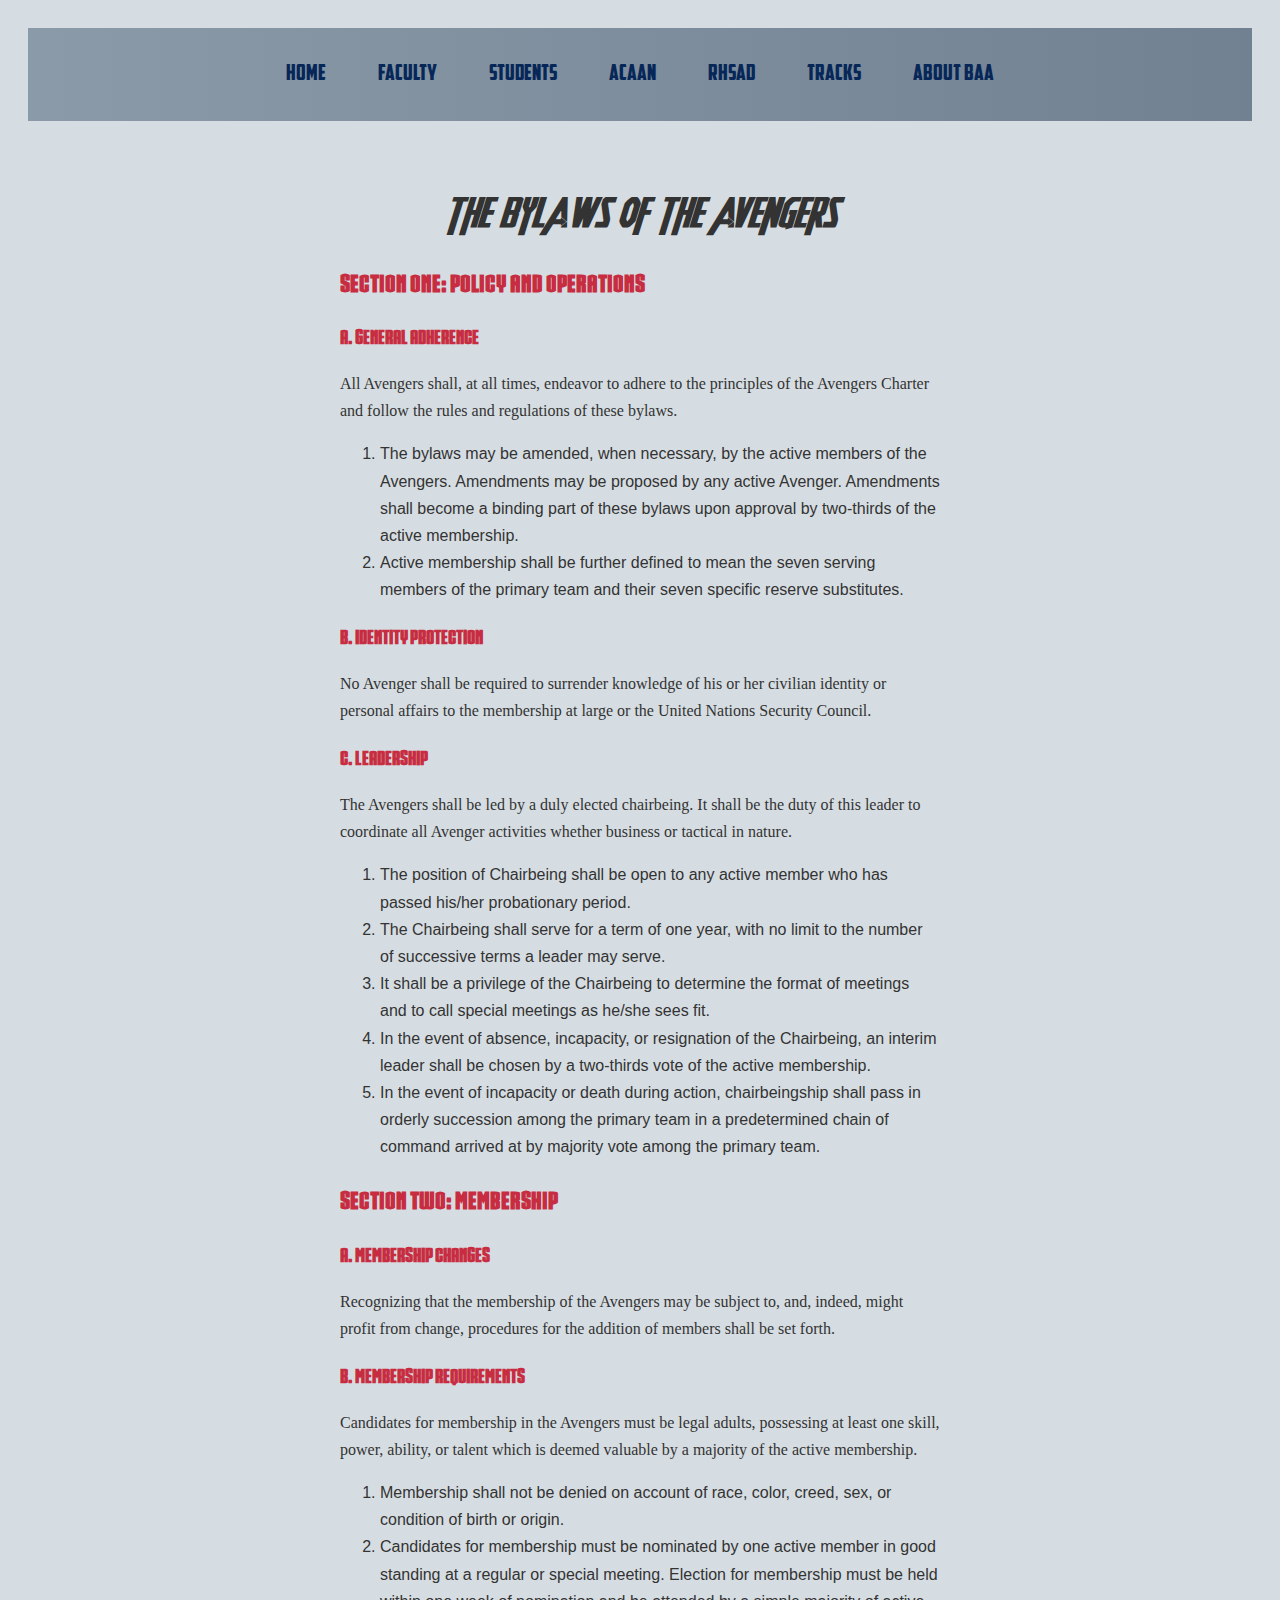
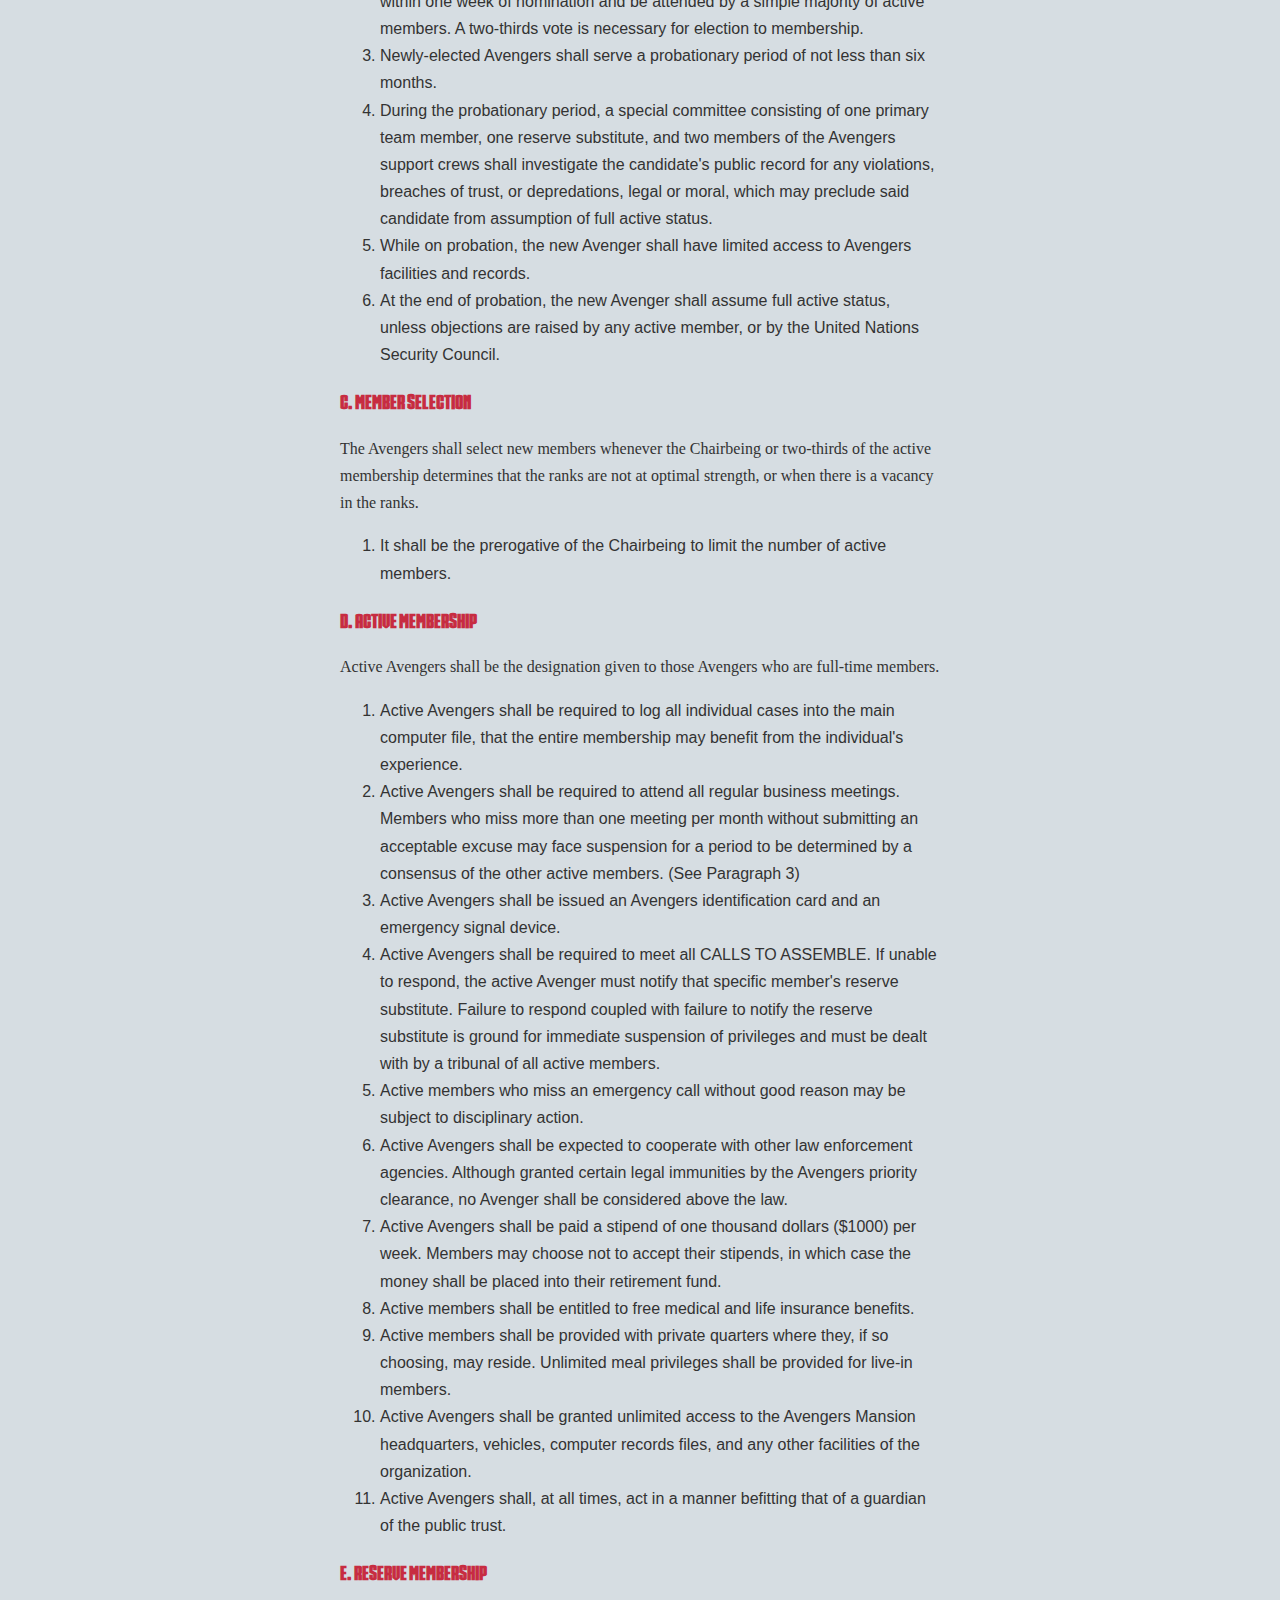
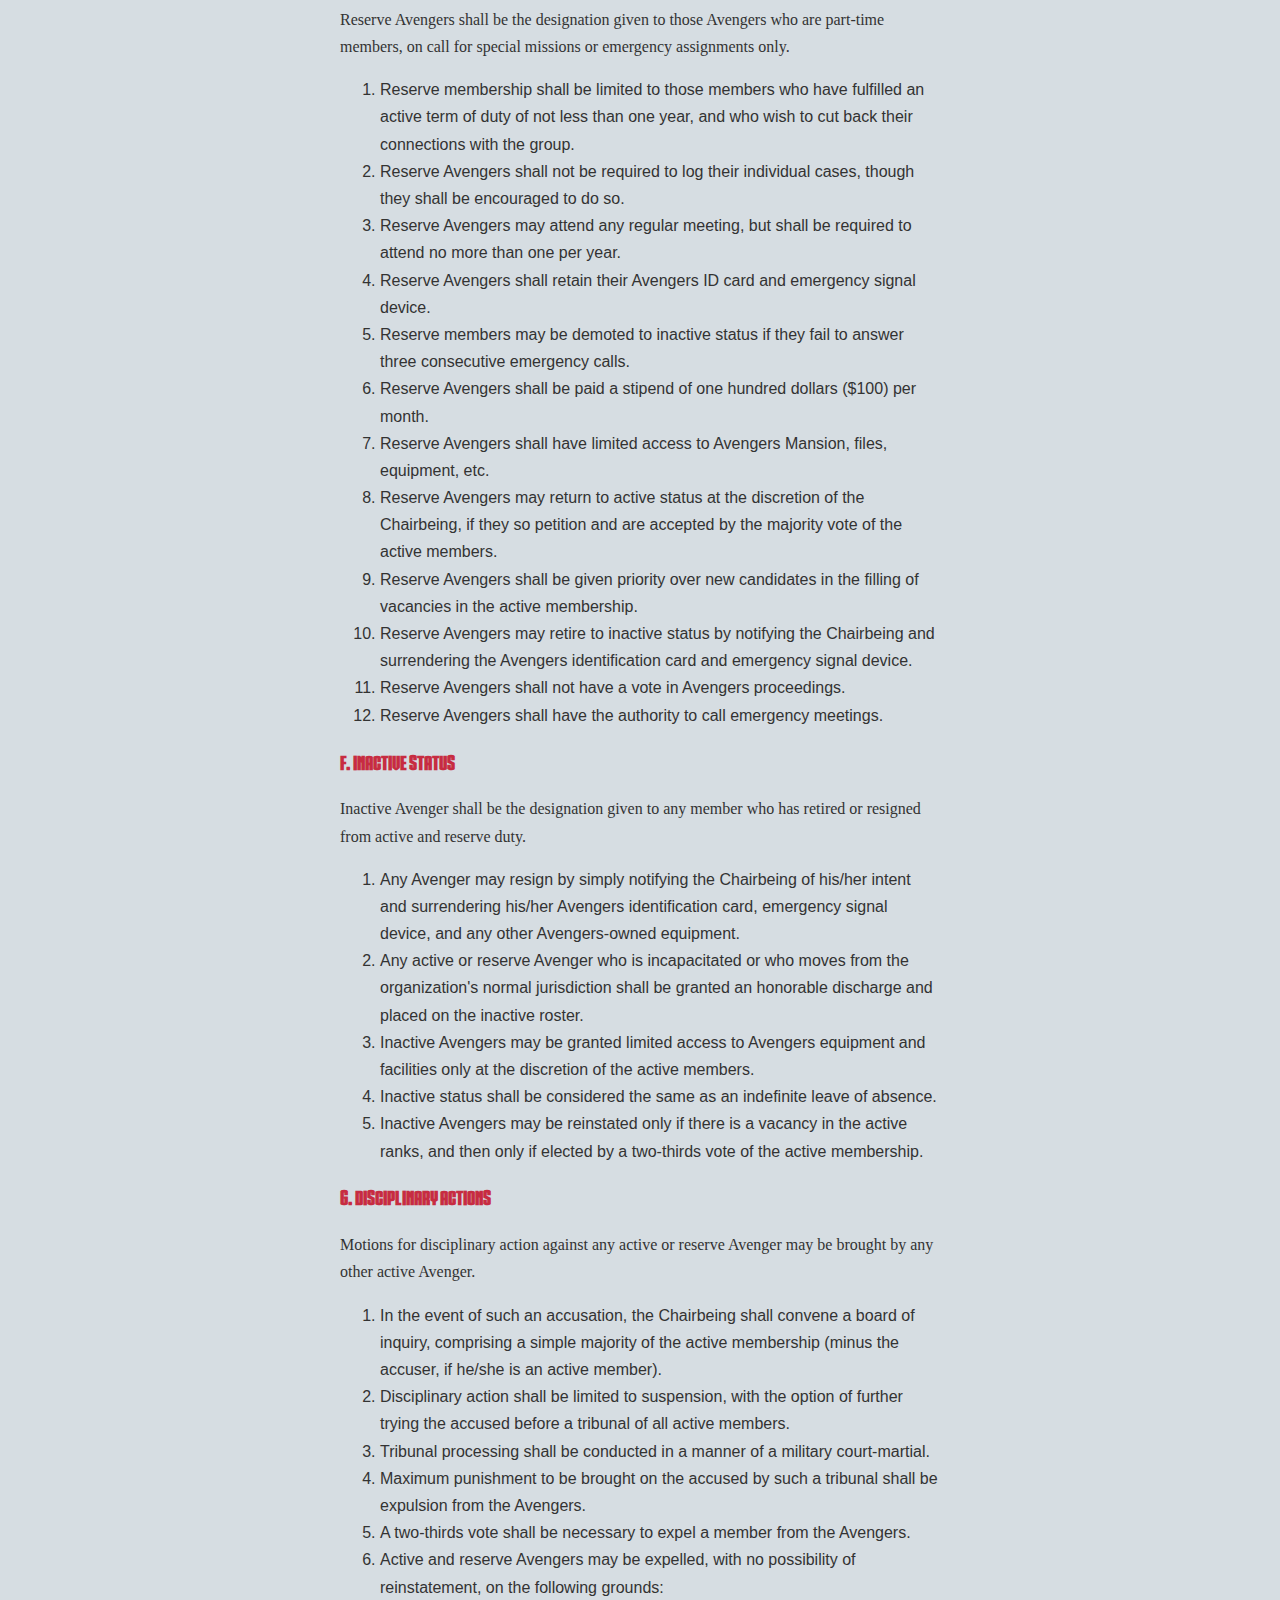
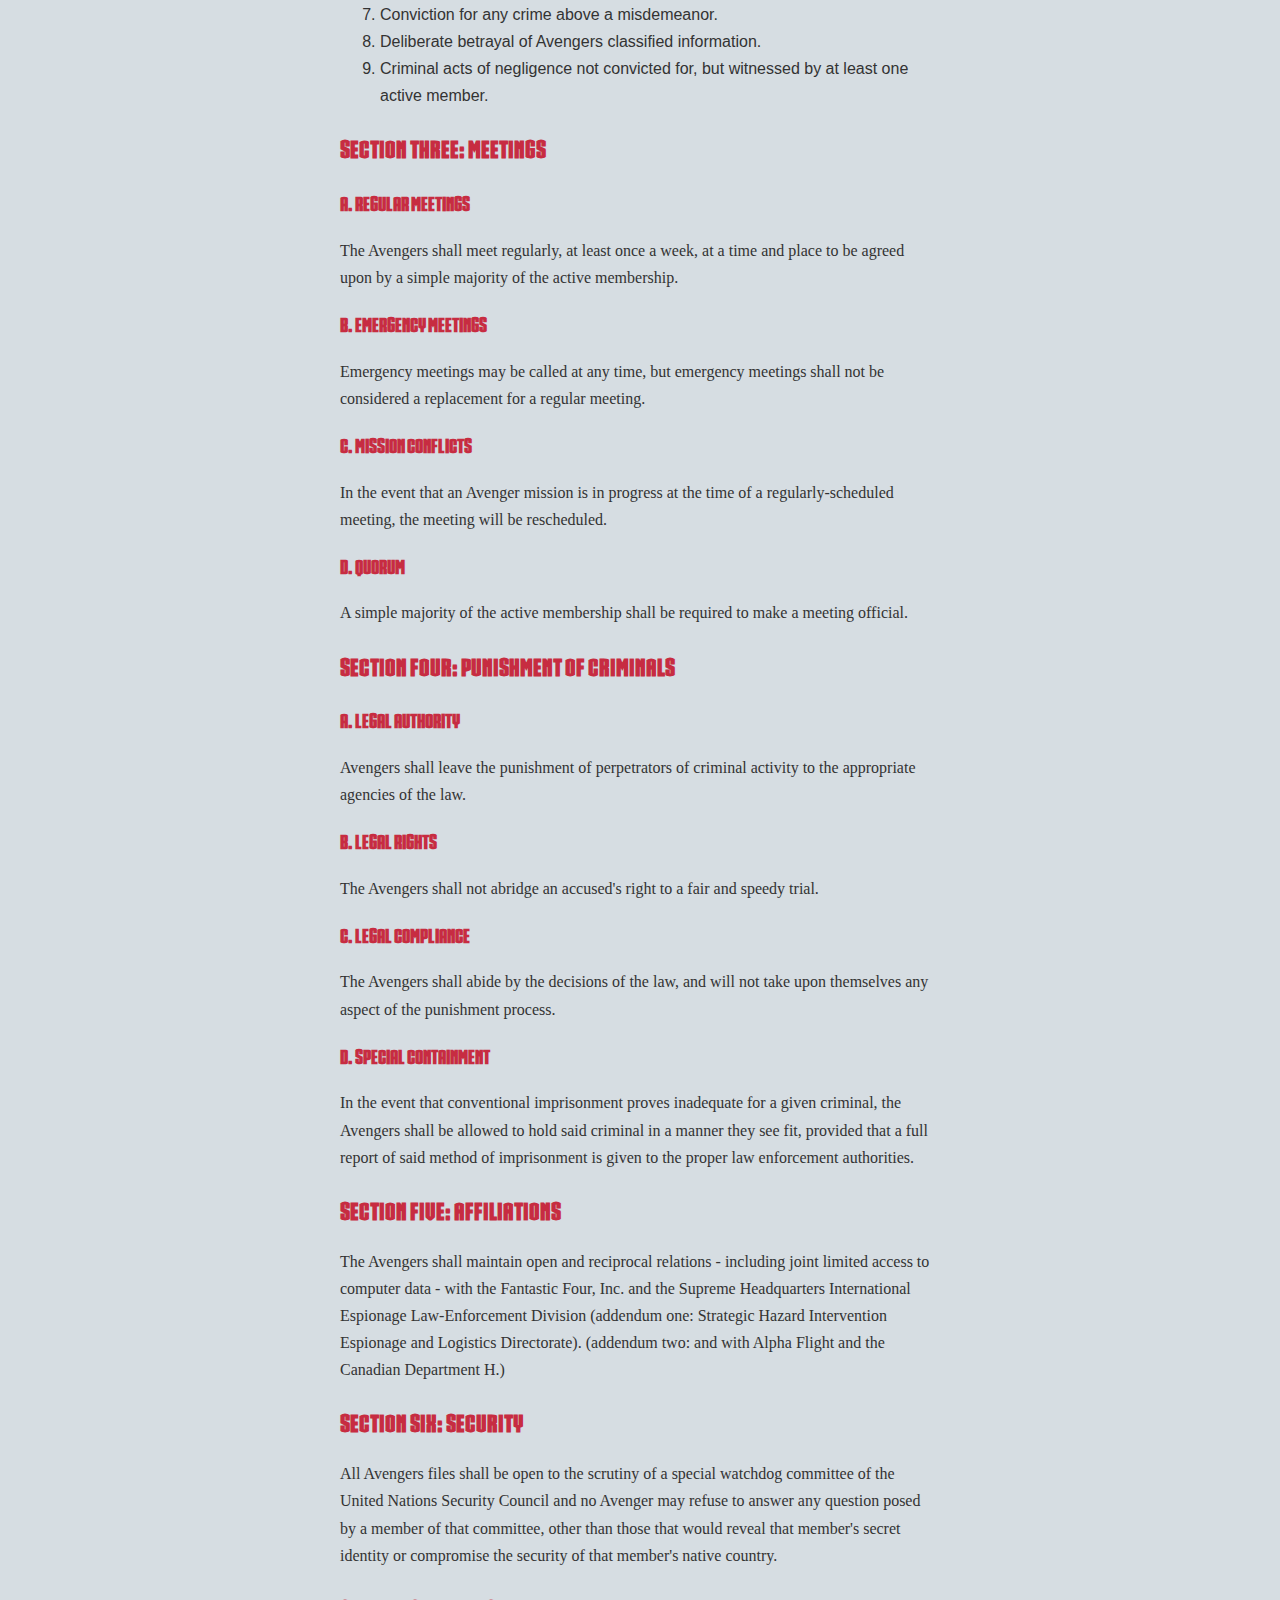
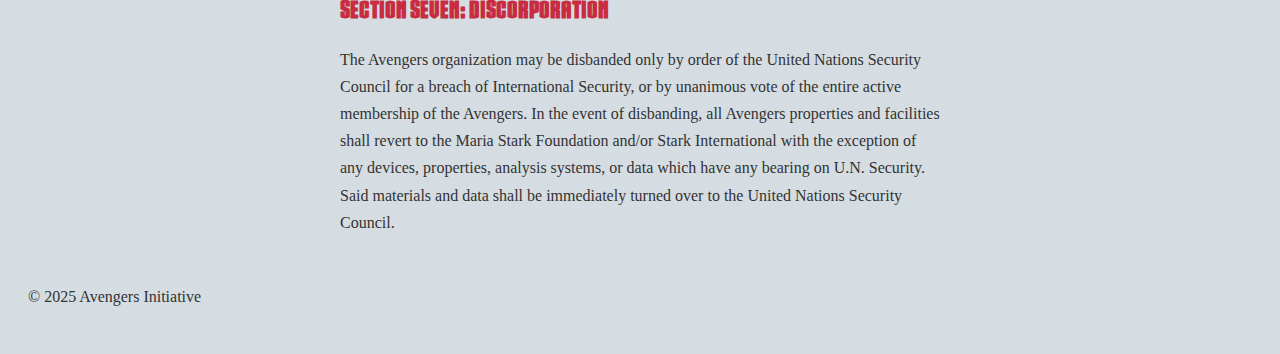
<file: PAGES/bylaws.html>
<!DOCTYPE html>
<html lang="en">
    <head>
        <meta charset="UTF-8" />
        <meta name="viewport" content="width=device-width, initial-scale=1.0" />
        <title>Bylaws of the Avengers</title>
        <link rel="stylesheet" href="../CSS/style.css" />
    </head>
    <body>
        <header>
            <nav>
                <a href="../index.html#home">Home</a>
                <a href="../index.html#faculty">Faculty</a>
                <a href="../index.html#students">Students</a>
                <a href="../index.html#opd">ACAAN</a>
                <a href="../index.html#heros-opd">RHSAD</a>
                <a href="../index.html#villain-opd">TRACKS</a>
                <a href="../index.html#about">About BAA</a>
            </nav>
        </header>

        <section class="content-section">
            <div class="content-container">
                <p class="title">THE BYLAWS OF THE AVENGERS</p>

                <h2 class="home-heading">SECTION ONE: POLICY AND OPERATIONS</h2>
                
                <h3 class="sub-heading">A. General Adherence</h3>
                <p class="text">All Avengers shall, at all times, endeavor to adhere to the principles of the Avengers Charter and follow the rules and regulations of these bylaws.</p>
                <ol>
                    <li>The bylaws may be amended, when necessary, by the active members of the Avengers. Amendments may be proposed by any active Avenger. Amendments shall become a binding part of these bylaws upon approval by two-thirds of the active membership.</li>
                    <li>Active membership shall be further defined to mean the seven serving members of the primary team and their seven specific reserve substitutes.</li>
                </ol>
                
                <h3 class="sub-heading">B. Identity Protection</h3>
                <p class="text">No Avenger shall be required to surrender knowledge of his or her civilian identity or personal affairs to the membership at large or the United Nations Security Council.</p>
                
                <h3 class="sub-heading">C. Leadership</h3>
                <p class="text">The Avengers shall be led by a duly elected chairbeing. It shall be the duty of this leader to coordinate all Avenger activities whether business or tactical in nature.</p>
                <ol>
                    <li>The position of Chairbeing shall be open to any active member who has passed his/her probationary period.</li>
                    <li>The Chairbeing shall serve for a term of one year, with no limit to the number of successive terms a leader may serve.</li>
                    <li>It shall be a privilege of the Chairbeing to determine the format of meetings and to call special meetings as he/she sees fit.</li>
                    <li>In the event of absence, incapacity, or resignation of the Chairbeing, an interim leader shall be chosen by a two-thirds vote of the active membership.</li>
                    <li>In the event of incapacity or death during action, chairbeingship shall pass in orderly succession among the primary team in a predetermined chain of command arrived at by majority vote among the primary team.</li>
                </ol>

                <h2 class="home-heading">SECTION TWO: MEMBERSHIP</h2>
                
                <h3 class="sub-heading">A. Membership Changes</h3>
                <p class="text">Recognizing that the membership of the Avengers may be subject to, and, indeed, might profit from change, procedures for the addition of members shall be set forth.</p>
                
                <h3 class="sub-heading">B. Membership Requirements</h3>
                <p class="text">Candidates for membership in the Avengers must be legal adults, possessing at least one skill, power, ability, or talent which is deemed valuable by a majority of the active membership.</p>
                <ol>
                    <li>Membership shall not be denied on account of race, color, creed, sex, or condition of birth or origin.</li>
                    <li>Candidates for membership must be nominated by one active member in good standing at a regular or special meeting. Election for membership must be held within one week of nomination and be attended by a simple majority of active members. A two-thirds vote is necessary for election to membership.</li>
                    <li>Newly-elected Avengers shall serve a probationary period of not less than six months.</li>
                    <li class="sub-list">During the probationary period, a special committee consisting of one primary team member, one reserve substitute, and two members of the Avengers support crews shall investigate the candidate's public record for any violations, breaches of trust, or depredations, legal or moral, which may preclude said candidate from assumption of full active status.</li>
                    <li class="sub-list">While on probation, the new Avenger shall have limited access to Avengers facilities and records.</li>
                    <li class="sub-list">At the end of probation, the new Avenger shall assume full active status, unless objections are raised by any active member, or by the United Nations Security Council.</li>
                </ol>
                
                <h3 class="sub-heading">C. Member Selection</h3>
                <p class="text">The Avengers shall select new members whenever the Chairbeing or two-thirds of the active membership determines that the ranks are not at optimal strength, or when there is a vacancy in the ranks.</p>
                <ol>
                    <li>It shall be the prerogative of the Chairbeing to limit the number of active members.</li>
                </ol>
                
                <h3 class="sub-heading">D. Active Membership</h3>
                <p class="text">Active Avengers shall be the designation given to those Avengers who are full-time members.</p>
                <ol>
                    <li>Active Avengers shall be required to log all individual cases into the main computer file, that the entire membership may benefit from the individual's experience.</li>
                    <li>Active Avengers shall be required to attend all regular business meetings. Members who miss more than one meeting per month without submitting an acceptable excuse may face suspension for a period to be determined by a consensus of the other active members. (See Paragraph 3)</li>
                    <li>Active Avengers shall be issued an Avengers identification card and an emergency signal device.</li>
                    <li class="sub-list">Active Avengers shall be required to meet all CALLS TO ASSEMBLE. If unable to respond, the active Avenger must notify that specific member's reserve substitute. Failure to respond coupled with failure to notify the reserve substitute is ground for immediate suspension of privileges and must be dealt with by a tribunal of all active members.</li>
                    <li class="sub-list">Active members who miss an emergency call without good reason may be subject to disciplinary action.</li>
                    <li>Active Avengers shall be expected to cooperate with other law enforcement agencies. Although granted certain legal immunities by the Avengers priority clearance, no Avenger shall be considered above the law.</li>
                    <li>Active Avengers shall be paid a stipend of one thousand dollars ($1000) per week. Members may choose not to accept their stipends, in which case the money shall be placed into their retirement fund.</li>
                    <li class="sub-list">Active members shall be entitled to free medical and life insurance benefits.</li>
                    <li class="sub-list">Active members shall be provided with private quarters where they, if so choosing, may reside. Unlimited meal privileges shall be provided for live-in members.</li>
                    <li>Active Avengers shall be granted unlimited access to the Avengers Mansion headquarters, vehicles, computer records files, and any other facilities of the organization.</li>
                    <li>Active Avengers shall, at all times, act in a manner befitting that of a guardian of the public trust.</li>
                </ol>
                
                <h3 class="sub-heading">E. Reserve Membership</h3>
                <p class="text">Reserve Avengers shall be the designation given to those Avengers who are part-time members, on call for special missions or emergency assignments only.</p>
                <ol>
                    <li>Reserve membership shall be limited to those members who have fulfilled an active term of duty of not less than one year, and who wish to cut back their connections with the group.</li>
                    <li>Reserve Avengers shall not be required to log their individual cases, though they shall be encouraged to do so.</li>
                    <li>Reserve Avengers may attend any regular meeting, but shall be required to attend no more than one per year.</li>
                    <li>Reserve Avengers shall retain their Avengers ID card and emergency signal device.</li>
                    <li class="sub-list">Reserve members may be demoted to inactive status if they fail to answer three consecutive emergency calls.</li>
                    <li>Reserve Avengers shall be paid a stipend of one hundred dollars ($100) per month.</li>
                    <li>Reserve Avengers shall have limited access to Avengers Mansion, files, equipment, etc.</li>
                    <li>Reserve Avengers may return to active status at the discretion of the Chairbeing, if they so petition and are accepted by the majority vote of the active members.</li>
                    <li>Reserve Avengers shall be given priority over new candidates in the filling of vacancies in the active membership.</li>
                    <li>Reserve Avengers may retire to inactive status by notifying the Chairbeing and surrendering the Avengers identification card and emergency signal device.</li>
                    <li>Reserve Avengers shall not have a vote in Avengers proceedings.</li>
                    <li>Reserve Avengers shall have the authority to call emergency meetings.</li>
                </ol>
                
                <h3 class="sub-heading">F. Inactive Status</h3>
                <p class="text">Inactive Avenger shall be the designation given to any member who has retired or resigned from active and reserve duty.</p>
                <ol>
                    <li>Any Avenger may resign by simply notifying the Chairbeing of his/her intent and surrendering his/her Avengers identification card, emergency signal device, and any other Avengers-owned equipment.</li>
                    <li>Any active or reserve Avenger who is incapacitated or who moves from the organization's normal jurisdiction shall be granted an honorable discharge and placed on the inactive roster.</li>
                    <li>Inactive Avengers may be granted limited access to Avengers equipment and facilities only at the discretion of the active members.</li>
                    <li>Inactive status shall be considered the same as an indefinite leave of absence.</li>
                    <li>Inactive Avengers may be reinstated only if there is a vacancy in the active ranks, and then only if elected by a two-thirds vote of the active membership.</li>
                </ol>
                
                <h3 class="sub-heading">G. Disciplinary Actions</h3>
                <p class="text">Motions for disciplinary action against any active or reserve Avenger may be brought by any other active Avenger.</p>
                <ol>
                    <li>In the event of such an accusation, the Chairbeing shall convene a board of inquiry, comprising a simple majority of the active membership (minus the accuser, if he/she is an active member).</li>
                    <li>Disciplinary action shall be limited to suspension, with the option of further trying the accused before a tribunal of all active members.</li>
                    <li class="sub-list">Tribunal processing shall be conducted in a manner of a military court-martial.</li>
                    <li class="sub-list">Maximum punishment to be brought on the accused by such a tribunal shall be expulsion from the Avengers.</li>
                    <li class="sub-list">A two-thirds vote shall be necessary to expel a member from the Avengers.</li>
                    <li>Active and reserve Avengers may be expelled, with no possibility of reinstatement, on the following grounds:</li>
                    <li class="sub-list">Conviction for any crime above a misdemeanor.</li>
                    <li class="sub-list">Deliberate betrayal of Avengers classified information.</li>
                    <li class="sub-list">Criminal acts of negligence not convicted for, but witnessed by at least one active member.</li>
                </ol>

                <h2 class="home-heading">SECTION THREE: MEETINGS</h2>
                
                <h3 class="sub-heading">A. Regular Meetings</h3>
                <p class="text">The Avengers shall meet regularly, at least once a week, at a time and place to be agreed upon by a simple majority of the active membership.</p>
                
                <h3 class="sub-heading">B. Emergency Meetings</h3>
                <p class="text">Emergency meetings may be called at any time, but emergency meetings shall not be considered a replacement for a regular meeting.</p>
                
                <h3 class="sub-heading">C. Mission Conflicts</h3>
                <p class="text">In the event that an Avenger mission is in progress at the time of a regularly-scheduled meeting, the meeting will be rescheduled.</p>
                
                <h3 class="sub-heading">D. Quorum</h3>
                <p class="text">A simple majority of the active membership shall be required to make a meeting official.</p>

                <h2 class="home-heading">SECTION FOUR: PUNISHMENT OF CRIMINALS</h2>
                
                <h3 class="sub-heading">A. Legal Authority</h3>
                <p class="text">Avengers shall leave the punishment of perpetrators of criminal activity to the appropriate agencies of the law.</p>
                
                <h3 class="sub-heading">B. Legal Rights</h3>
                <p class="text">The Avengers shall not abridge an accused's right to a fair and speedy trial.</p>
                
                <h3 class="sub-heading">C. Legal Compliance</h3>
                <p class="text">The Avengers shall abide by the decisions of the law, and will not take upon themselves any aspect of the punishment process.</p>
                
                <h3 class="sub-heading">D. Special Containment</h3>
                <p class="text">In the event that conventional imprisonment proves inadequate for a given criminal, the Avengers shall be allowed to hold said criminal in a manner they see fit, provided that a full report of said method of imprisonment is given to the proper law enforcement authorities.</p>

                <h2 class="home-heading">SECTION FIVE: AFFILIATIONS</h2>
                <p class="text">The Avengers shall maintain open and reciprocal relations - including joint limited access to computer data - with the Fantastic Four, Inc. and the Supreme Headquarters International Espionage Law-Enforcement Division (addendum one: Strategic Hazard Intervention Espionage and Logistics Directorate). (addendum two: and with Alpha Flight and the Canadian Department H.)</p>

                <h2 class="home-heading">SECTION SIX: SECURITY</h2>
                <p class="text">All Avengers files shall be open to the scrutiny of a special watchdog committee of the United Nations Security Council and no Avenger may refuse to answer any question posed by a member of that committee, other than those that would reveal that member's secret identity or compromise the security of that member's native country.</p>

                <h2 class="home-heading">SECTION SEVEN: DISCORPORATION</h2>
                <p class="text">The Avengers organization may be disbanded only by order of the United Nations Security Council for a breach of International Security, or by unanimous vote of the entire active membership of the Avengers. In the event of disbanding, all Avengers properties and facilities shall revert to the Maria Stark Foundation and/or Stark International with the exception of any devices, properties, analysis systems, or data which have any bearing on U.N. Security. Said materials and data shall be immediately turned over to the United Nations Security Council.</p>
            </div>
        </section>

        <footer class="footer">
            <p>© 2025 Avengers Initiative</p>
        </footer>
        <script src="../SCRIPTS/scripts.js"></script>
    </body>
</html>
</file>
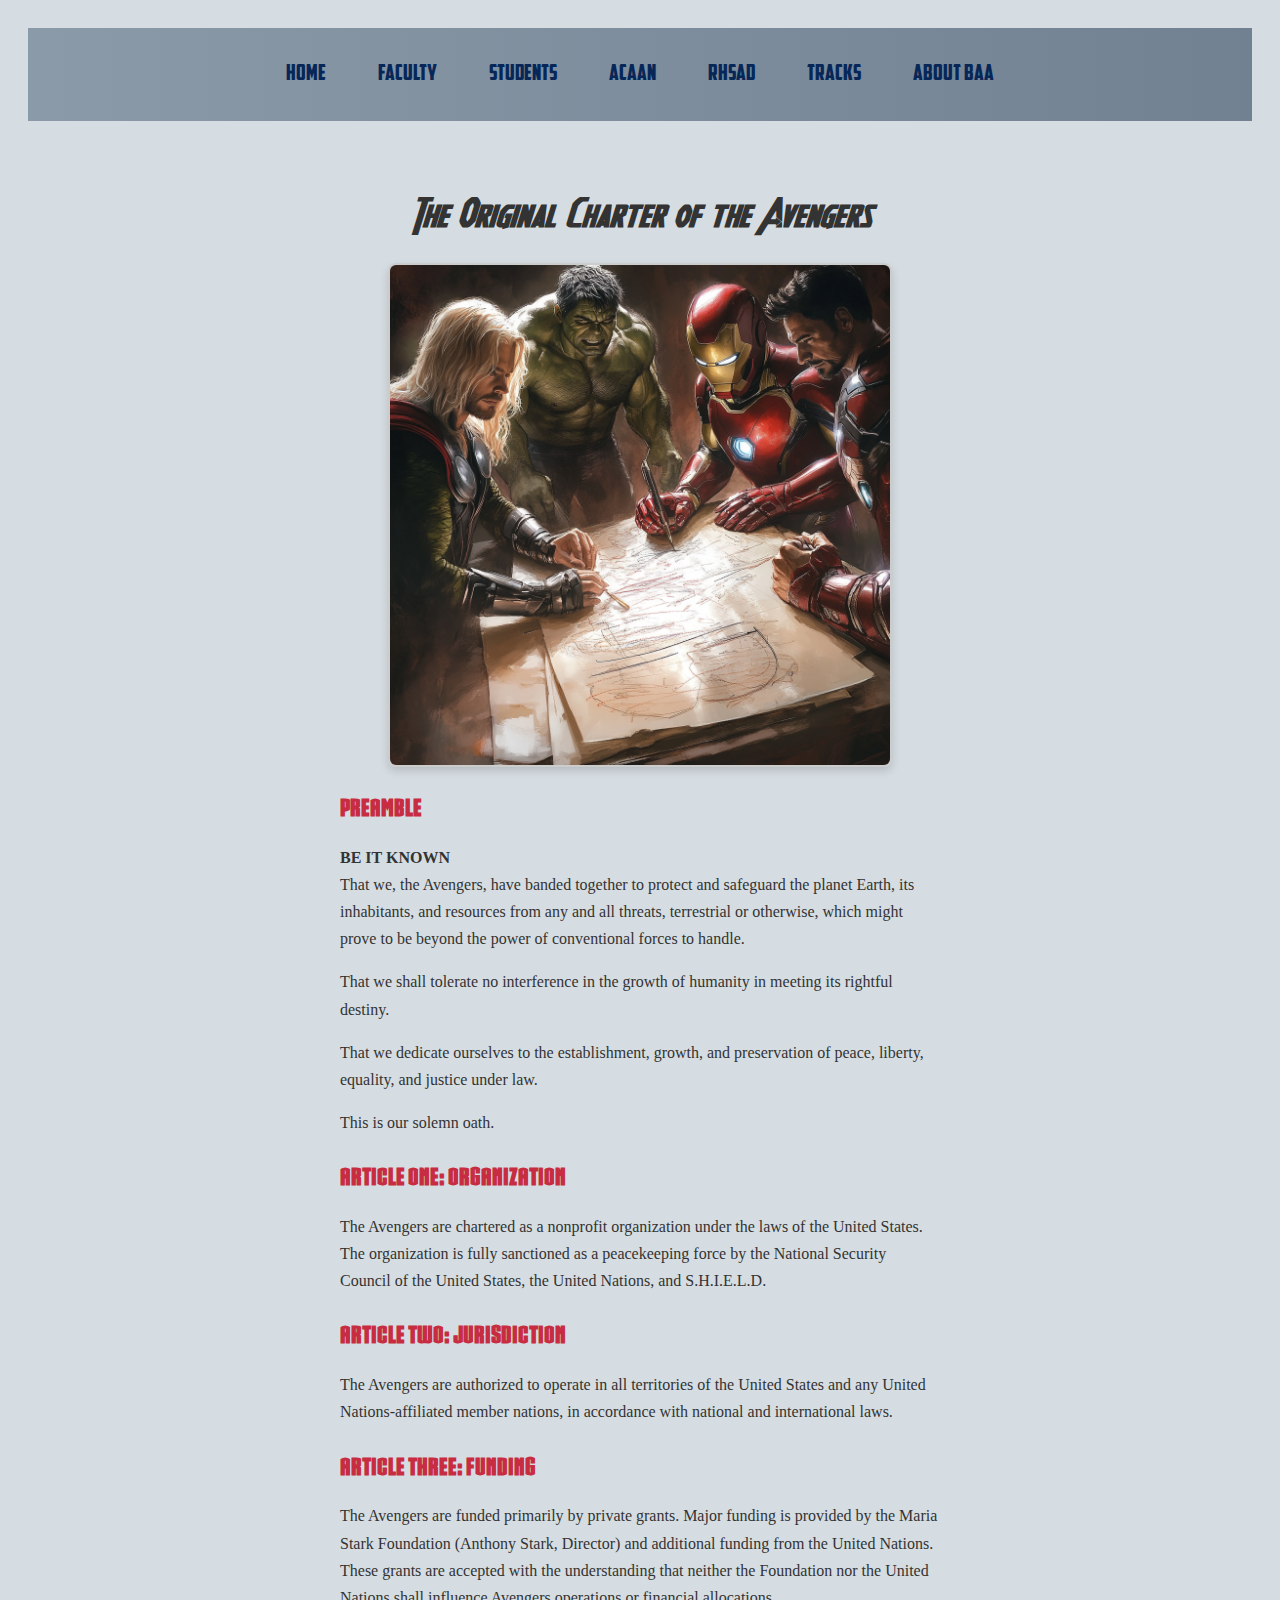
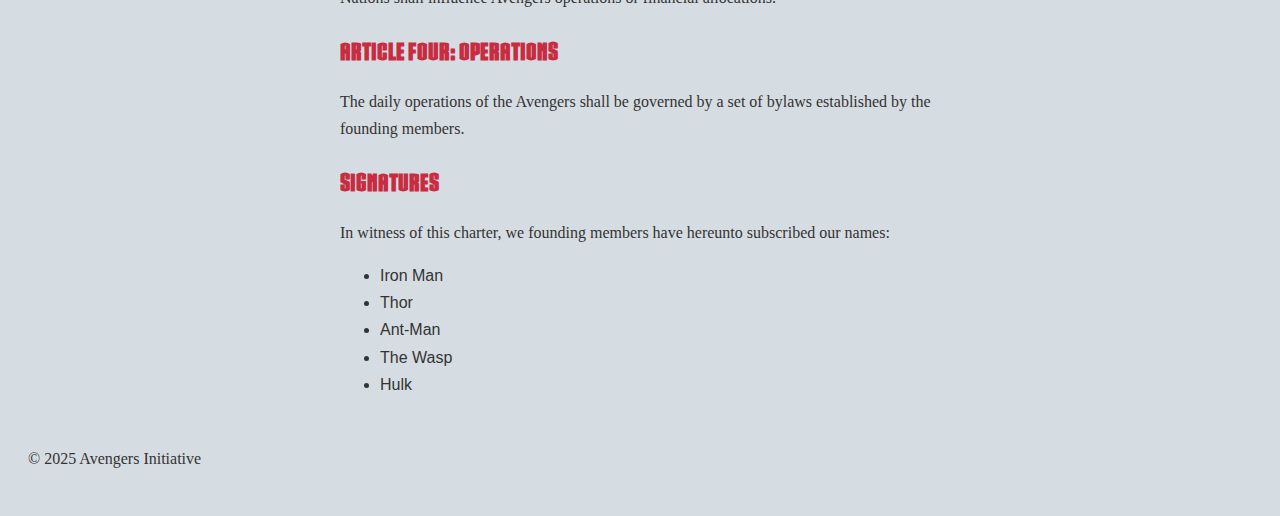
<file: PAGES/charter.html>
<!DOCTYPE html>
<html lang="en">
    <head>
        <meta charset="UTF-8" />
        <meta
            name="viewport"
            content="width=device-width, initial-scale=1.0" />
        <title>Original Charter of the Avengers</title>
        <link
            rel="stylesheet"
            href="../CSS/style.css" />
    </head>
    <body>
        <header>
            <nav>
                <a href="../index.html#home">Home</a>
                <a href="../index.html#faculty">Faculty</a>
                <a href="../index.html#students">Students</a>
                <a href="../index.html#opd">ACAAN</a>
                <a href="../index.html#heros-opd">RHSAD</a>
                <a href="../index.html#villain-opd">TRACKS</a>
                <a href="../index.html#about">About BAA</a>
            </nav>
        </header>

        <section class="content-section">
            <div class="content-container">
                <p class="title">The Original Charter of the Avengers</p>

                <div class="image-container">
                    <img
                        src="../IMAGES/charter.png"
                        alt="Avengers Charter"
                        class="content-image" />
                </div>

                <h2 class="home-heading">Preamble</h2>
                <p class="text">
                    <strong>BE IT KNOWN</strong><br />
                    That we, the Avengers, have banded together to protect and
                    safeguard the planet Earth, its inhabitants, and resources
                    from any and all threats, terrestrial or otherwise, which
                    might prove to be beyond the power of conventional forces to
                    handle.
                </p>
                <p class="text">
                    That we shall tolerate no interference in the growth of
                    humanity in meeting its rightful destiny.
                </p>
                <p class="text">
                    That we dedicate ourselves to the establishment, growth, and
                    preservation of peace, liberty, equality, and justice under
                    law.
                </p>
                <p class="text">This is our solemn oath.</p>

                <h2 class="home-heading">Article One: Organization</h2>
                <p class="text">
                    The Avengers are chartered as a nonprofit organization under
                    the laws of the United States. The organization is fully
                    sanctioned as a peacekeeping force by the National Security
                    Council of the United States, the United Nations, and
                    S.H.I.E.L.D.
                </p>

                <h2 class="home-heading">Article Two: Jurisdiction</h2>
                <p class="text">
                    The Avengers are authorized to operate in all territories of
                    the United States and any United Nations-affiliated member
                    nations, in accordance with national and international laws.
                </p>

                <h2 class="home-heading">Article Three: Funding</h2>
                <p class="text">
                    The Avengers are funded primarily by private grants. Major
                    funding is provided by the Maria Stark Foundation (Anthony
                    Stark, Director) and additional funding from the United
                    Nations. These grants are accepted with the understanding
                    that neither the Foundation nor the United Nations shall
                    influence Avengers operations or financial allocations.
                </p>

                <h2 class="home-heading">Article Four: Operations</h2>
                <p class="text">
                    The daily operations of the Avengers shall be governed by a
                    set of bylaws established by the founding members.
                </p>

                <h2 class="home-heading">Signatures</h2>
                <p class="text">
                    In witness of this charter, we founding members have
                    hereunto subscribed our names:
                </p>
                <ul class="home-list">
                    <li>Iron Man</li>
                    <li>Thor</li>
                    <li>Ant-Man</li>
                    <li>The Wasp</li>
                    <li>Hulk</li>
                </ul>
            </div>
        </section>

        <footer class="footer">
            <p>© 2025 Avengers Initiative</p>
        </footer>
        <script src="../SCRIPTS/scripts.js"></script>
    </body>
</html>
</file>
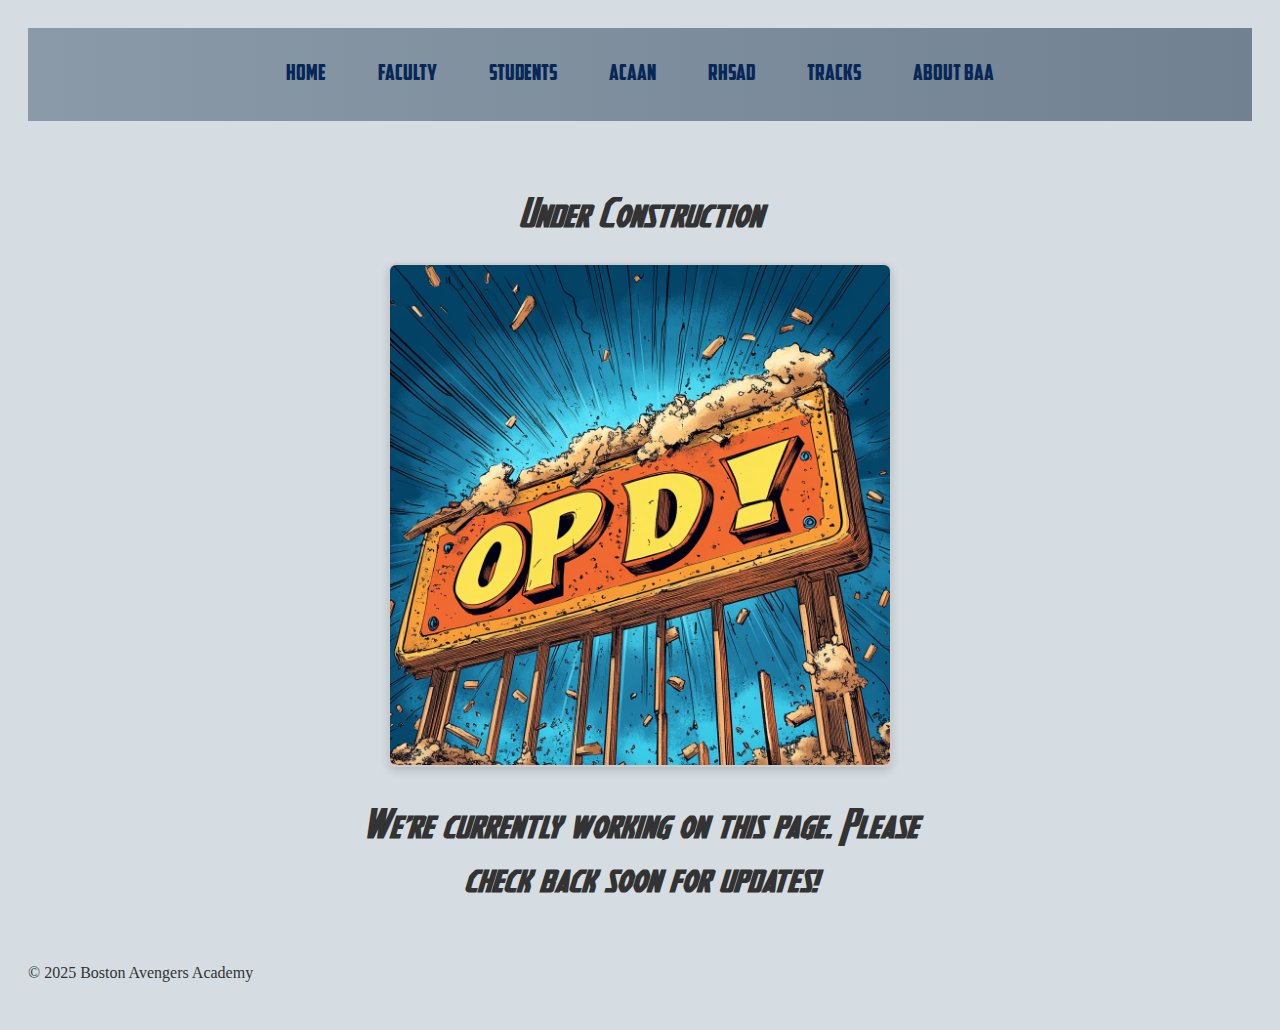
<file: PAGES/nopage.html>
<!DOCTYPE html>
<html lang="en">
    <head>
        <meta charset="UTF-8" />
        <meta
            name="viewport"
            content="width=device-width, initial-scale=1.0" />
        <title>Boston Avengers Academy - Under Construction</title>
        <link
            rel="stylesheet"
            href="../CSS/style.css" />
    </head>
    <body>
        <header>
            <nav>
                <a href="../index.html#home">Home</a>
                <a href="../index.html#faculty">Faculty</a>
                <a href="../index.html#students">Students</a>
                <a href="../index.html#opd">ACAAN</a>
                <a href="../index.html#heros-opd">RHSAD</a>
                <a href="../index.html#villain-opd">TRACKS</a>
                <a href="../index.html#about">About BAA</a>
            </nav>
        </header>

        <section class="content-section">
            <div class="content-container">
                <p class="title">Under Construction</p>

                <p class="image-container">
                    <img
                        src="../IMAGES/nopage.png"
                        alt="Under Construction"
                        class="content-image" />
                </p>

                <p class="title">
                    We're currently working on this page. Please check back soon
                    for updates!
                </p>
            </div>
        </section>

        <footer class="footer">
            <p>© 2025 Boston Avengers Academy</p>
        </footer>
        <script src="../SCRIPTS/scripts.js"></script>
    </body>
</html>
</file>
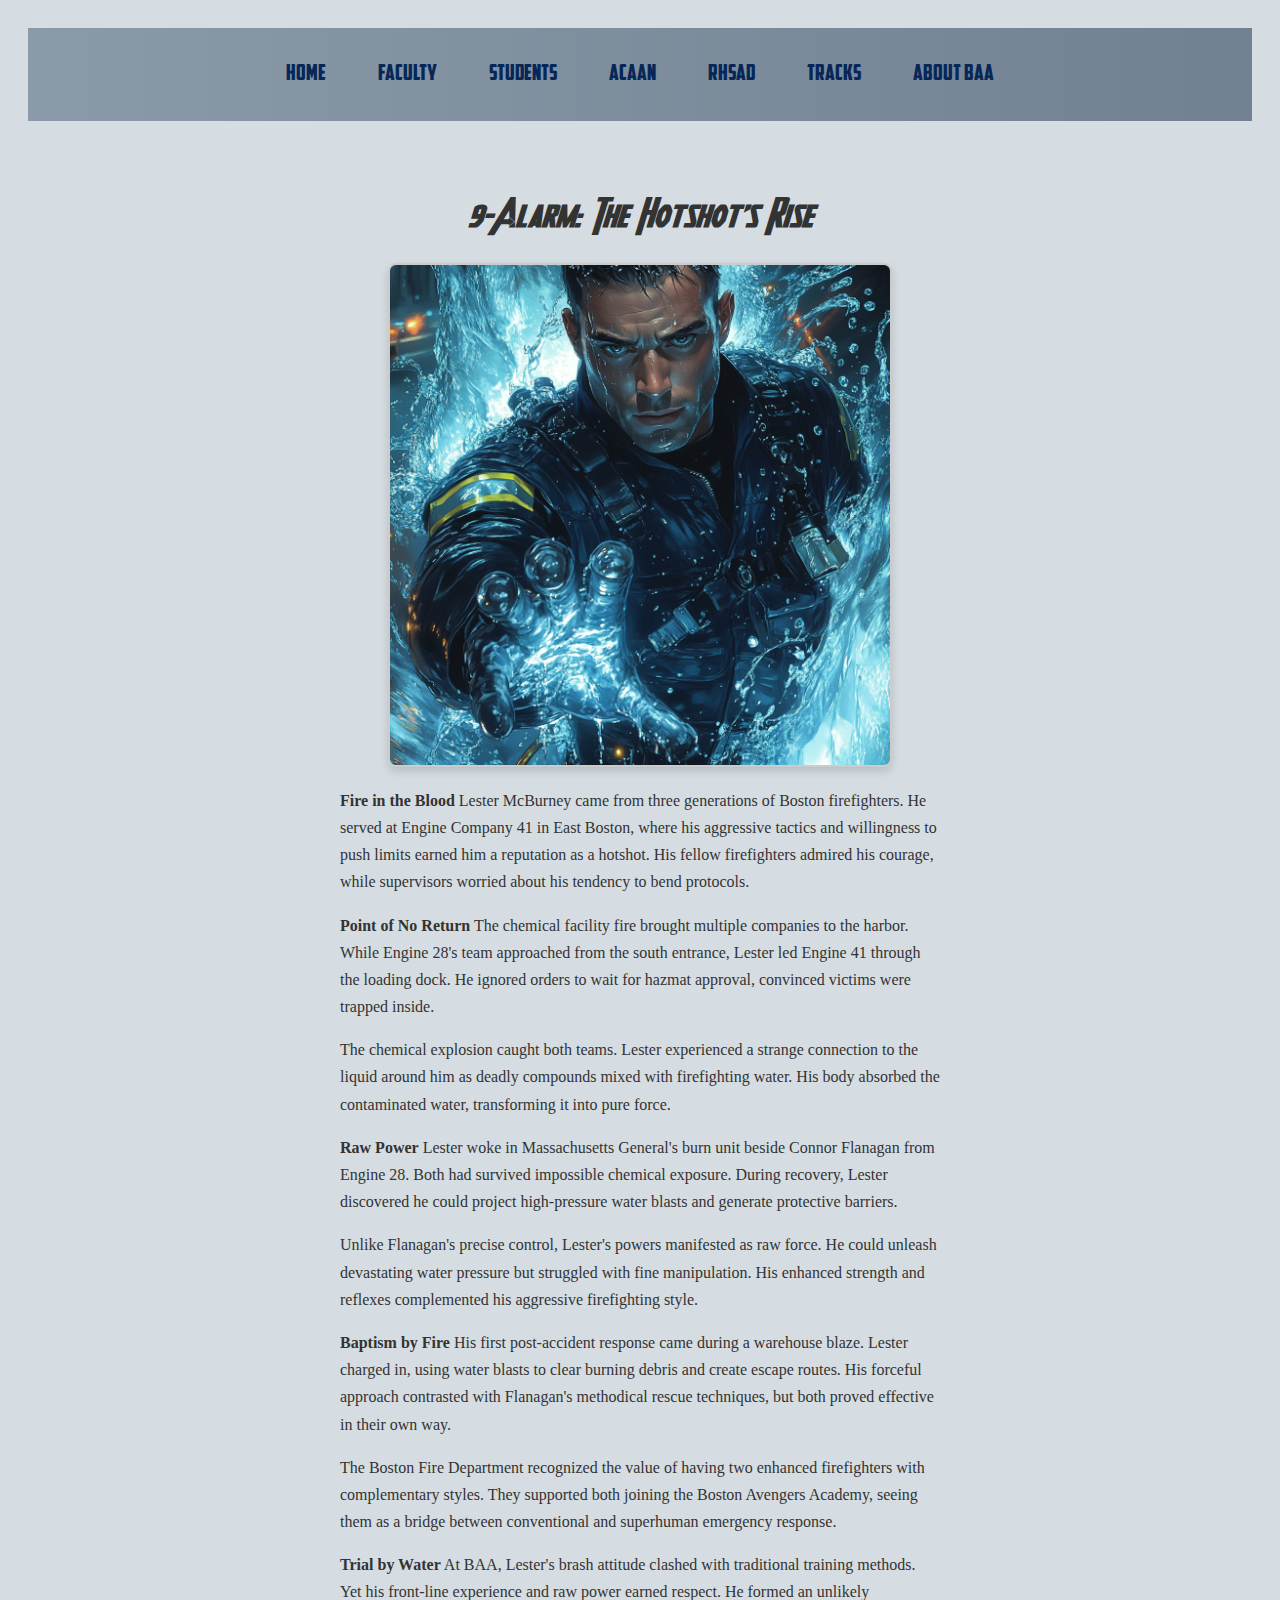
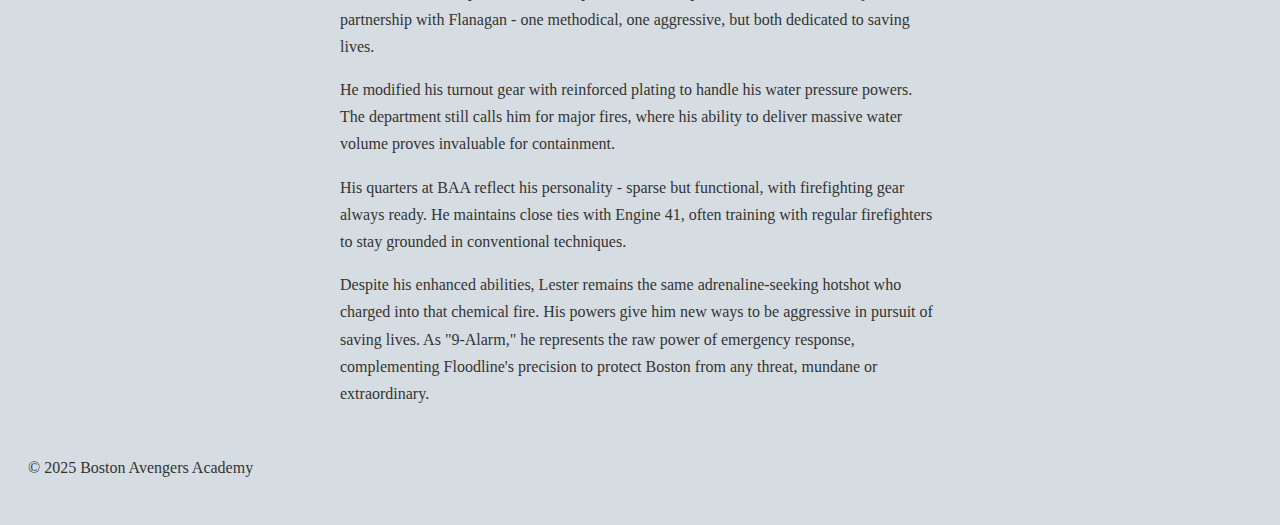
<file: PAGES/CHARACTERS/9alarm.html>
<!DOCTYPE html>
<html lang="en">
    <head>
        <meta charset="UTF-8" />
        <meta
            name="viewport"
            content="width=device-width, initial-scale=1.0" />
        <title>9-Alarm - Boston Avengers Academy</title>
        <link
            rel="stylesheet"
            href="../../CSS/style.css" />
    </head>
    <body>
        <header>
            <nav>
                <a href="../../index.html#home">Home</a>
                <a href="../../index.html#faculty">Faculty</a>
                <a href="../../index.html#students">Students</a>
                <a href="../../index.html#opd">ACAAN</a>
                <a href="../../index.html#heros-opd">RHSAD</a>
                <a href="../../index.html#villain-opd">TRACKS</a>
                <a href="../../index.html#about">About BAA</a>
            </nav>
        </header>

        <section class="content-section">
            <div class="content-container">
                <p class="title">9-Alarm: The Hotshot's Rise</p>

                <p class="image-container">
                    <img
                        src="../../IMAGES/9-Alarm.png"
                        alt="9-Alarm"
                        class="content-image" />
                </p>

                <p class="text">
                    <strong>Fire in the Blood</strong> Lester McBurney came from
                    three generations of Boston firefighters. He served at
                    Engine Company 41 in East Boston, where his aggressive
                    tactics and willingness to push limits earned him a
                    reputation as a hotshot. His fellow firefighters admired his
                    courage, while supervisors worried about his tendency to
                    bend protocols.
                </p>

                <p class="text">
                    <strong>Point of No Return</strong> The chemical facility
                    fire brought multiple companies to the harbor. While Engine
                    28's team approached from the south entrance, Lester led
                    Engine 41 through the loading dock. He ignored orders to
                    wait for hazmat approval, convinced victims were trapped
                    inside.
                </p>

                <p class="text">
                    The chemical explosion caught both teams. Lester experienced
                    a strange connection to the liquid around him as deadly
                    compounds mixed with firefighting water. His body absorbed
                    the contaminated water, transforming it into pure force.
                </p>

                <p class="text">
                    <strong>Raw Power</strong> Lester woke in Massachusetts
                    General's burn unit beside Connor Flanagan from Engine 28.
                    Both had survived impossible chemical exposure. During
                    recovery, Lester discovered he could project high-pressure
                    water blasts and generate protective barriers.
                </p>

                <p class="text">
                    Unlike Flanagan's precise control, Lester's powers
                    manifested as raw force. He could unleash devastating water
                    pressure but struggled with fine manipulation. His enhanced
                    strength and reflexes complemented his aggressive
                    firefighting style.
                </p>

                <p class="text">
                    <strong>Baptism by Fire</strong> His first post-accident
                    response came during a warehouse blaze. Lester charged in,
                    using water blasts to clear burning debris and create escape
                    routes. His forceful approach contrasted with Flanagan's
                    methodical rescue techniques, but both proved effective in
                    their own way.
                </p>

                <p class="text">
                    The Boston Fire Department recognized the value of having
                    two enhanced firefighters with complementary styles. They
                    supported both joining the Boston Avengers Academy, seeing
                    them as a bridge between conventional and superhuman
                    emergency response.
                </p>

                <p class="text">
                    <strong>Trial by Water</strong> At BAA, Lester's brash
                    attitude clashed with traditional training methods. Yet his
                    front-line experience and raw power earned respect. He
                    formed an unlikely partnership with Flanagan - one
                    methodical, one aggressive, but both dedicated to saving
                    lives.
                </p>

                <p class="text">
                    He modified his turnout gear with reinforced plating to
                    handle his water pressure powers. The department still calls
                    him for major fires, where his ability to deliver massive
                    water volume proves invaluable for containment.
                </p>

                <p class="text">
                    His quarters at BAA reflect his personality - sparse but
                    functional, with firefighting gear always ready. He
                    maintains close ties with Engine 41, often training with
                    regular firefighters to stay grounded in conventional
                    techniques.
                </p>

                <p class="text">
                    Despite his enhanced abilities, Lester remains the same
                    adrenaline-seeking hotshot who charged into that chemical
                    fire. His powers give him new ways to be aggressive in
                    pursuit of saving lives. As "9-Alarm," he represents the raw
                    power of emergency response, complementing Floodline's
                    precision to protect Boston from any threat, mundane or
                    extraordinary.
                </p>
            </div>
        </section>

        <footer class="footer">
            <p>© 2025 Boston Avengers Academy</p>
        </footer>
        <script src="../../SCRIPTS/scripts.js"></script>
    </body>
</html>
</file>
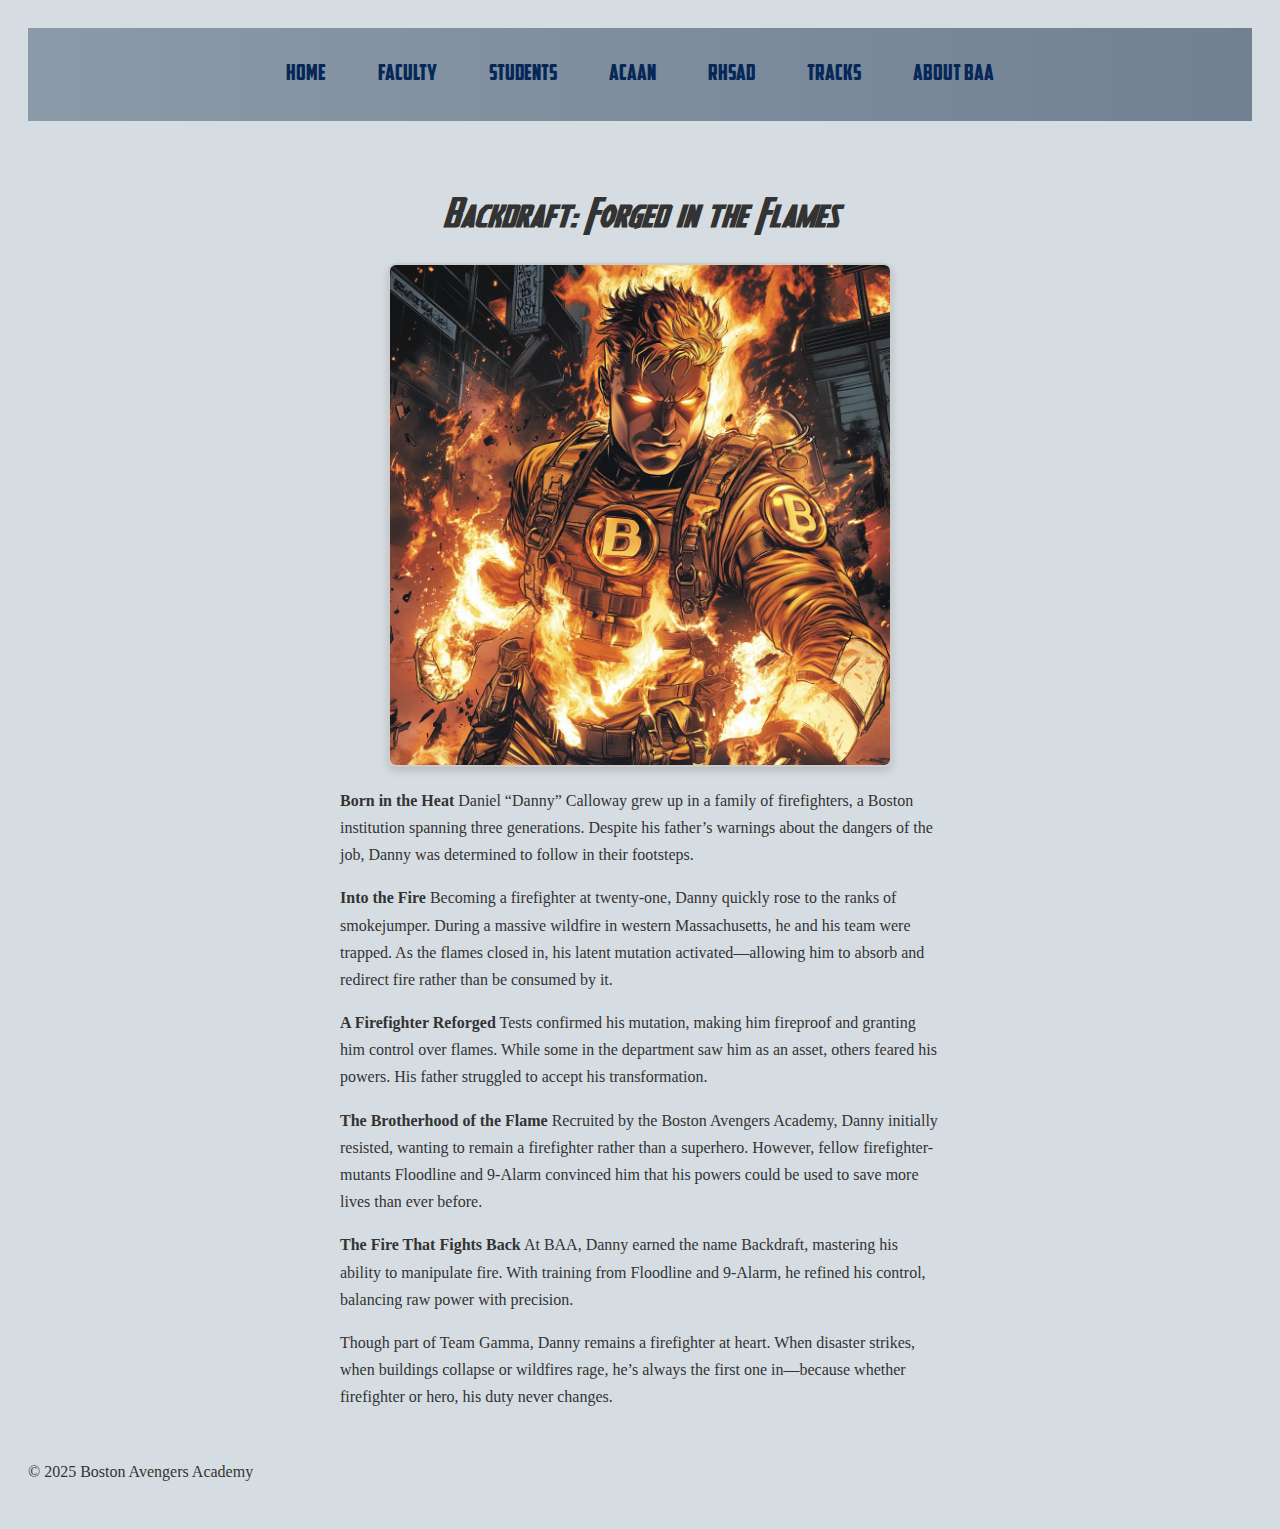
<file: PAGES/CHARACTERS/backdraft.html>
<!DOCTYPE html>
<html lang="en">
    <head>
        <meta charset="UTF-8" />
        <meta name="viewport" content="width=device-width, initial-scale=1.0" />
        <title>Backdraft - Boston Avengers Academy</title>
        <link rel="stylesheet" href="../../CSS/style.css" />
    </head>
    <body>
        <header>
            <nav>
                <a href="../../index.html#home">Home</a>
                <a href="../../index.html#faculty">Faculty</a>
                <a href="../../index.html#students">Students</a>
                <a href="../../index.html#opd">ACAAN</a>
                <a href="../../index.html#heros-opd">RHSAD</a>
                <a href="../../index.html#villain-opd">TRACKS</a>
                <a href="../../index.html#about">About BAA</a>
            </nav>
        </header>

        <section class="content-section">
            <div class="content-container">
                <p class="title">Backdraft: Forged in the Flames</p>

                <p class="image-container">
                    <img src="../../IMAGES/Backdraft.png" alt="Backdraft" class="content-image" />
                </p>

                <p class="text">
                    <strong>Born in the Heat</strong> Daniel “Danny” Calloway grew up in a family of firefighters, a Boston institution spanning three generations. Despite his father’s warnings about the dangers of the job, Danny was determined to follow in their footsteps.
                </p>

                <p class="text">
                    <strong>Into the Fire</strong> Becoming a firefighter at twenty-one, Danny quickly rose to the ranks of smokejumper. During a massive wildfire in western Massachusetts, he and his team were trapped. As the flames closed in, his latent mutation activated—allowing him to absorb and redirect fire rather than be consumed by it.
                </p>

                <p class="text">
                    <strong>A Firefighter Reforged</strong> Tests confirmed his mutation, making him fireproof and granting him control over flames. While some in the department saw him as an asset, others feared his powers. His father struggled to accept his transformation.
                </p>

                <p class="text">
                    <strong>The Brotherhood of the Flame</strong> Recruited by the Boston Avengers Academy, Danny initially resisted, wanting to remain a firefighter rather than a superhero. However, fellow firefighter-mutants Floodline and 9-Alarm convinced him that his powers could be used to save more lives than ever before.
                </p>

                <p class="text">
                    <strong>The Fire That Fights Back</strong> At BAA, Danny earned the name Backdraft, mastering his ability to manipulate fire. With training from Floodline and 9-Alarm, he refined his control, balancing raw power with precision.
                </p>

                <p class="text">
                    Though part of Team Gamma, Danny remains a firefighter at heart. When disaster strikes, when buildings collapse or wildfires rage, he’s always the first one in—because whether firefighter or hero, his duty never changes.
                </p>
            </div>
        </section>

        <footer class="footer">
            <p>© 2025 Boston Avengers Academy</p>
        </footer>
        <script src="../../SCRIPTS/scripts.js"></script>
    </body>
</html>
</file>
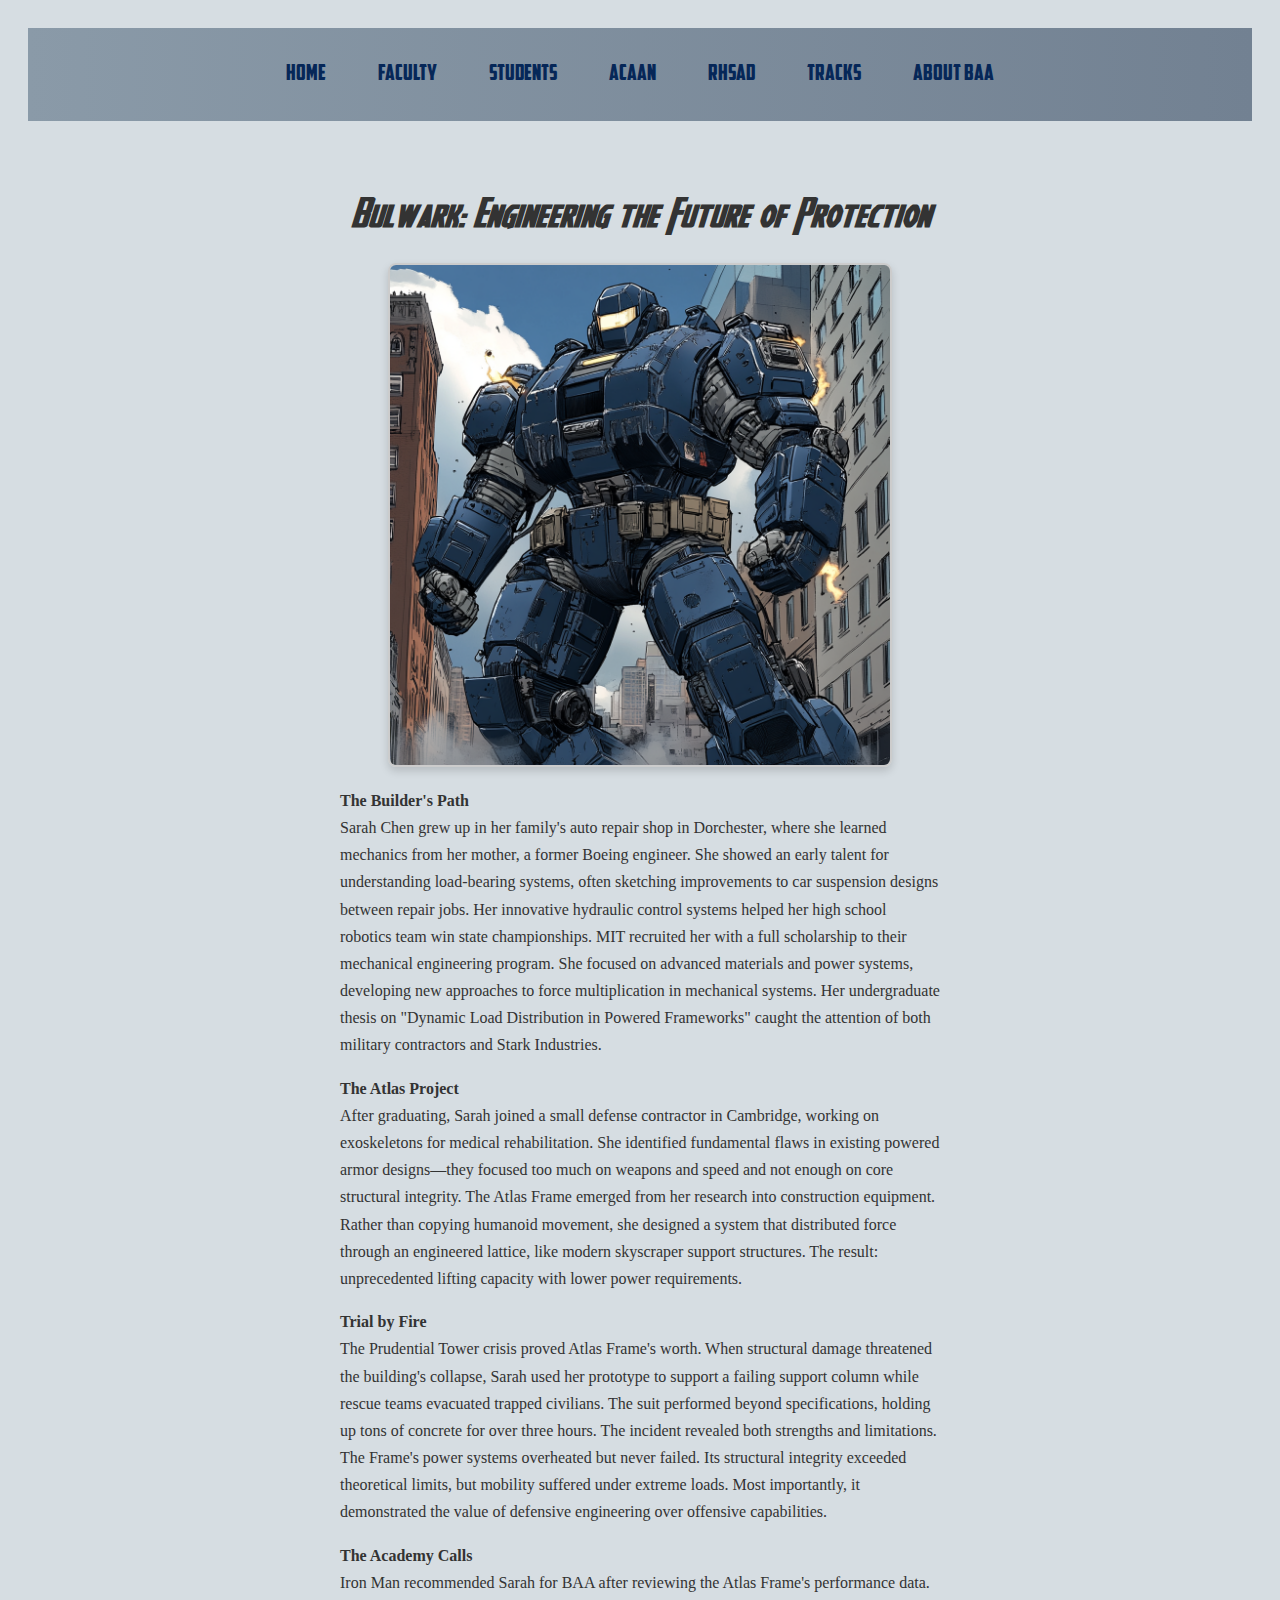
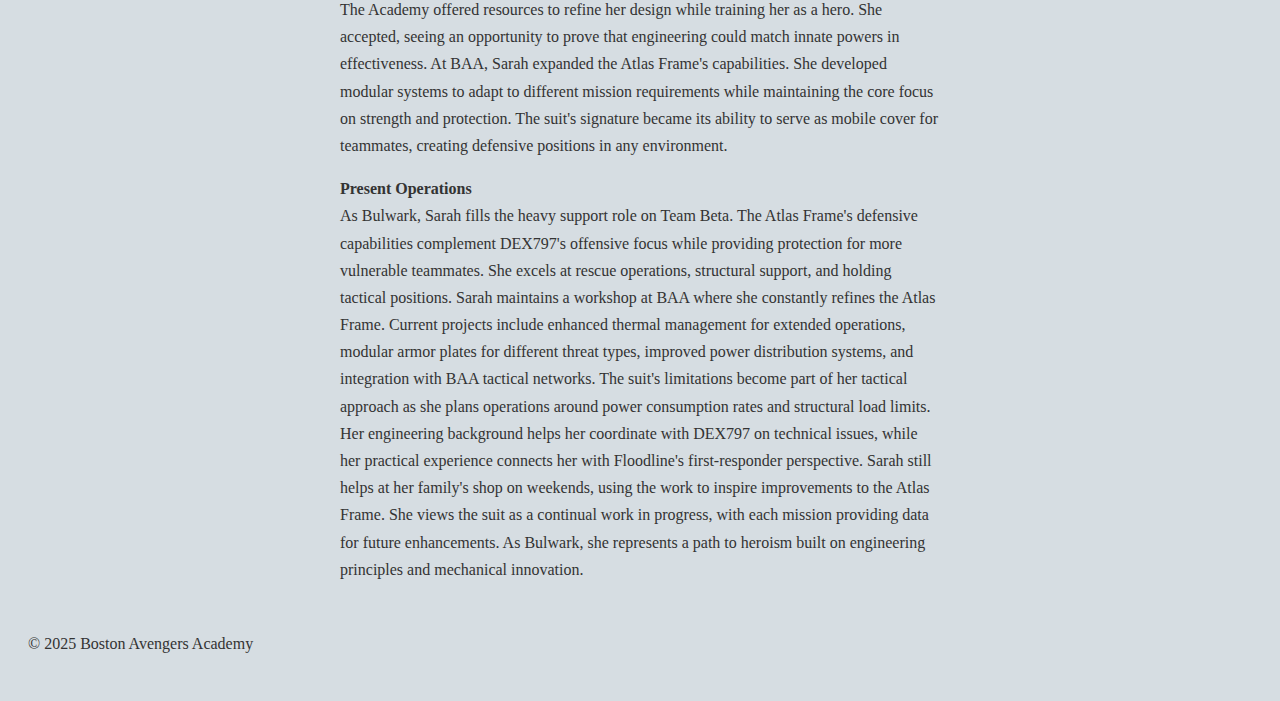
<file: PAGES/CHARACTERS/bulwark.html>
<!DOCTYPE html>
<html lang="en">
<head>
    <meta charset="UTF-8" />
    <meta name="viewport" content="width=device-width, initial-scale=1.0" />
    <title>Bulwark - Engineering the Future of Protection</title>
    <link rel="stylesheet" href="../../CSS/style.css" />
</head>
<body>
    <header>
        <nav>
            <a href="../../index.html#home">Home</a>
            <a href="../../index.html#faculty">Faculty</a>
            <a href="../../index.html#students">Students</a>
            <a href="../../index.html#opd">ACAAN</a>
            <a href="../../index.html#heros-opd">RHSAD</a>
            <a href="../../index.html#villain-opd">TRACKS</a>
            <a href="../../index.html#about">About BAA</a>
        </nav>
    </header>

    <section class="content-section">
        <div class="content-container">
            <p class="title">Bulwark: Engineering the Future of Protection</p>

            <p class="image-container">
                <img src="../../IMAGES/bulwark.png" alt="Bulwark" class="content-image" />
            </p>

            <p class="text">
                <strong>The Builder's Path</strong><br>
                Sarah Chen grew up in her family's auto repair shop in Dorchester, where she learned mechanics from her mother, a former Boeing engineer. She showed an early talent for understanding load-bearing systems, often sketching improvements to car suspension designs between repair jobs. Her innovative hydraulic control systems helped her high school robotics team win state championships. MIT recruited her with a full scholarship to their mechanical engineering program. She focused on advanced materials and power systems, developing new approaches to force multiplication in mechanical systems. Her undergraduate thesis on "Dynamic Load Distribution in Powered Frameworks" caught the attention of both military contractors and Stark Industries.
            </p>

            <p class="text">
                <strong>The Atlas Project</strong><br>
                After graduating, Sarah joined a small defense contractor in Cambridge, working on exoskeletons for medical rehabilitation. She identified fundamental flaws in existing powered armor designs—they focused too much on weapons and speed and not enough on core structural integrity. The Atlas Frame emerged from her research into construction equipment. Rather than copying humanoid movement, she designed a system that distributed force through an engineered lattice, like modern skyscraper support structures. The result: unprecedented lifting capacity with lower power requirements.
            </p>

            <p class="text">
                <strong>Trial by Fire</strong><br>
                The Prudential Tower crisis proved Atlas Frame's worth. When structural damage threatened the building's collapse, Sarah used her prototype to support a failing support column while rescue teams evacuated trapped civilians. The suit performed beyond specifications, holding up tons of concrete for over three hours. The incident revealed both strengths and limitations. The Frame's power systems overheated but never failed. Its structural integrity exceeded theoretical limits, but mobility suffered under extreme loads. Most importantly, it demonstrated the value of defensive engineering over offensive capabilities.
            </p>

            <p class="text">
                <strong>The Academy Calls</strong><br>
                Iron Man recommended Sarah for BAA after reviewing the Atlas Frame's performance data. The Academy offered resources to refine her design while training her as a hero. She accepted, seeing an opportunity to prove that engineering could match innate powers in effectiveness. At BAA, Sarah expanded the Atlas Frame's capabilities. She developed modular systems to adapt to different mission requirements while maintaining the core focus on strength and protection. The suit's signature became its ability to serve as mobile cover for teammates, creating defensive positions in any environment.
            </p>

            <p class="text">
                <strong>Present Operations</strong><br>
                As Bulwark, Sarah fills the heavy support role on Team Beta. The Atlas Frame's defensive capabilities complement DEX797's offensive focus while providing protection for more vulnerable teammates. She excels at rescue operations, structural support, and holding tactical positions. Sarah maintains a workshop at BAA where she constantly refines the Atlas Frame. Current projects include enhanced thermal management for extended operations, modular armor plates for different threat types, improved power distribution systems, and integration with BAA tactical networks. The suit's limitations become part of her tactical approach as she plans operations around power consumption rates and structural load limits. Her engineering background helps her coordinate with DEX797 on technical issues, while her practical experience connects her with Floodline's first-responder perspective. Sarah still helps at her family's shop on weekends, using the work to inspire improvements to the Atlas Frame. She views the suit as a continual work in progress, with each mission providing data for future enhancements. As Bulwark, she represents a path to heroism built on engineering principles and mechanical innovation.
            </p>
        </div>
    </section>

    <footer class="footer">
        <p>© 2025 Boston Avengers Academy</p>
    </footer>
    <script src="../../SCRIPTS/scripts.js"></script>
</body>
</html>
</file>
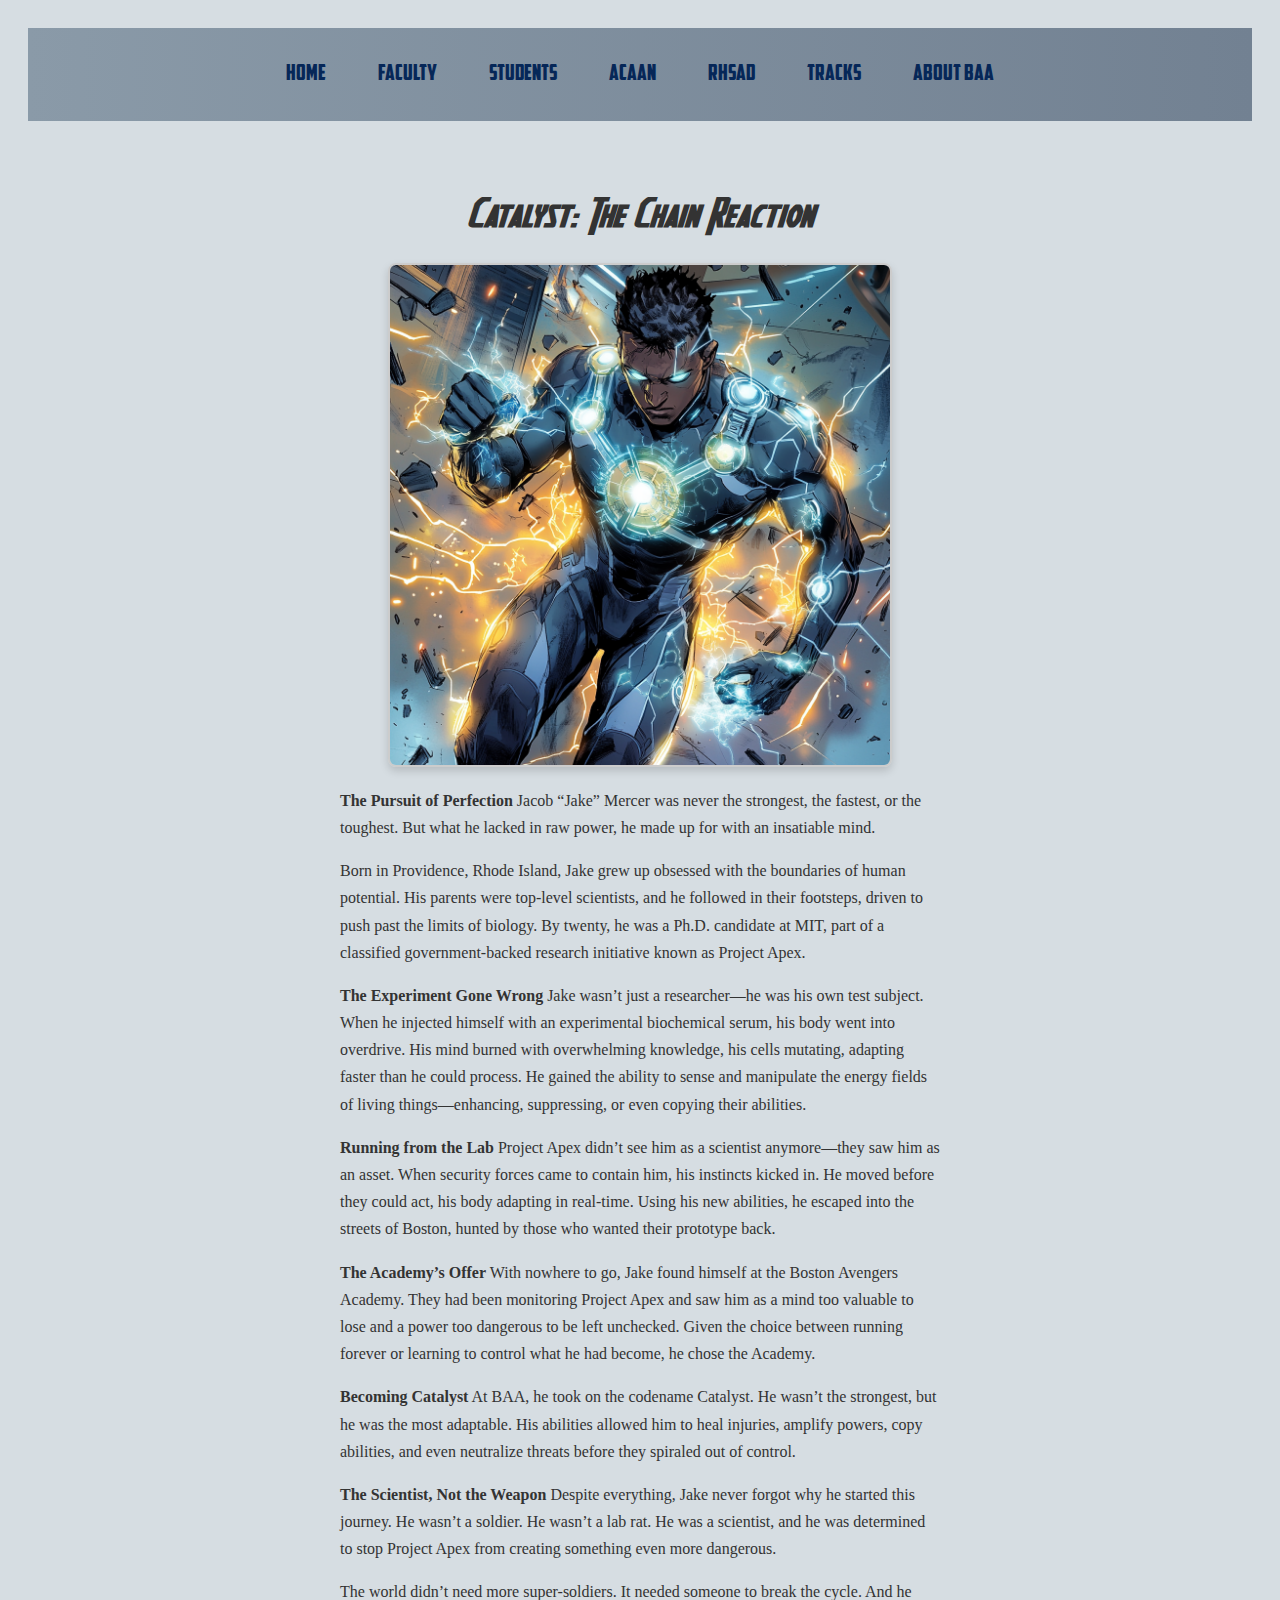
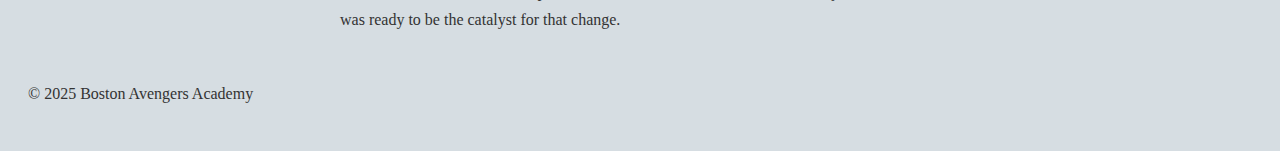
<file: PAGES/CHARACTERS/catalyst.html>
<!DOCTYPE html>
<html lang="en">
    <head>
        <meta charset="UTF-8" />
        <meta name="viewport" content="width=device-width, initial-scale=1.0" />
        <title>Catalyst - Boston Avengers Academy</title>
        <link rel="stylesheet" href="../../CSS/style.css" />
    </head>
    <body>
        <header>
            <nav>
                <a href="../../index.html#home">Home</a>
                <a href="../../index.html#faculty">Faculty</a>
                <a href="../../index.html#students">Students</a>
                <a href="../../index.html#opd">ACAAN</a>
                <a href="../../index.html#heros-opd">RHSAD</a>
                <a href="../../index.html#villain-opd">TRACKS</a>
                <a href="../../index.html#about">About BAA</a>
            </nav>
        </header>

        <section class="content-section">
            <div class="content-container">
                <p class="title">Catalyst: The Chain Reaction</p>

                <p class="image-container">
                    <img src="../../IMAGES/Catalyst.png" alt="Catalyst" class="content-image" />
                </p>

                <p class="text">
                    <strong>The Pursuit of Perfection</strong>  
                    Jacob “Jake” Mercer was never the strongest, the fastest, or the toughest. But what he lacked in raw power, he made up for with an insatiable mind.
                </p>

                <p class="text">
                    Born in Providence, Rhode Island, Jake grew up obsessed with the boundaries of human potential. His parents were top-level scientists, and he followed in their footsteps, driven to push past the limits of biology. By twenty, he was a Ph.D. candidate at MIT, part of a classified government-backed research initiative known as Project Apex.
                </p>

                <p class="text">
                    <strong>The Experiment Gone Wrong</strong>  
                    Jake wasn’t just a researcher—he was his own test subject. When he injected himself with an experimental biochemical serum, his body went into overdrive. His mind burned with overwhelming knowledge, his cells mutating, adapting faster than he could process. He gained the ability to sense and manipulate the energy fields of living things—enhancing, suppressing, or even copying their abilities.
                </p>

                <p class="text">
                    <strong>Running from the Lab</strong>  
                    Project Apex didn’t see him as a scientist anymore—they saw him as an asset. When security forces came to contain him, his instincts kicked in. He moved before they could act, his body adapting in real-time. Using his new abilities, he escaped into the streets of Boston, hunted by those who wanted their prototype back.
                </p>

                <p class="text">
                    <strong>The Academy’s Offer</strong>  
                    With nowhere to go, Jake found himself at the Boston Avengers Academy. They had been monitoring Project Apex and saw him as a mind too valuable to lose and a power too dangerous to be left unchecked. Given the choice between running forever or learning to control what he had become, he chose the Academy.
                </p>

                <p class="text">
                    <strong>Becoming Catalyst</strong>  
                    At BAA, he took on the codename Catalyst. He wasn’t the strongest, but he was the most adaptable. His abilities allowed him to heal injuries, amplify powers, copy abilities, and even neutralize threats before they spiraled out of control.
                </p>

                <p class="text">
                    <strong>The Scientist, Not the Weapon</strong>  
                    Despite everything, Jake never forgot why he started this journey. He wasn’t a soldier. He wasn’t a lab rat. He was a scientist, and he was determined to stop Project Apex from creating something even more dangerous.
                </p>

                <p class="text">
                    The world didn’t need more super-soldiers. It needed someone to break the cycle.  
                    And he was ready to be the catalyst for that change.
                </p>
            </div>
        </section>

        <footer class="footer">
            <p>© 2025 Boston Avengers Academy</p>
        </footer>
        <script src="../../SCRIPTS/scripts.js"></script>
    </body>
</html>
</file>
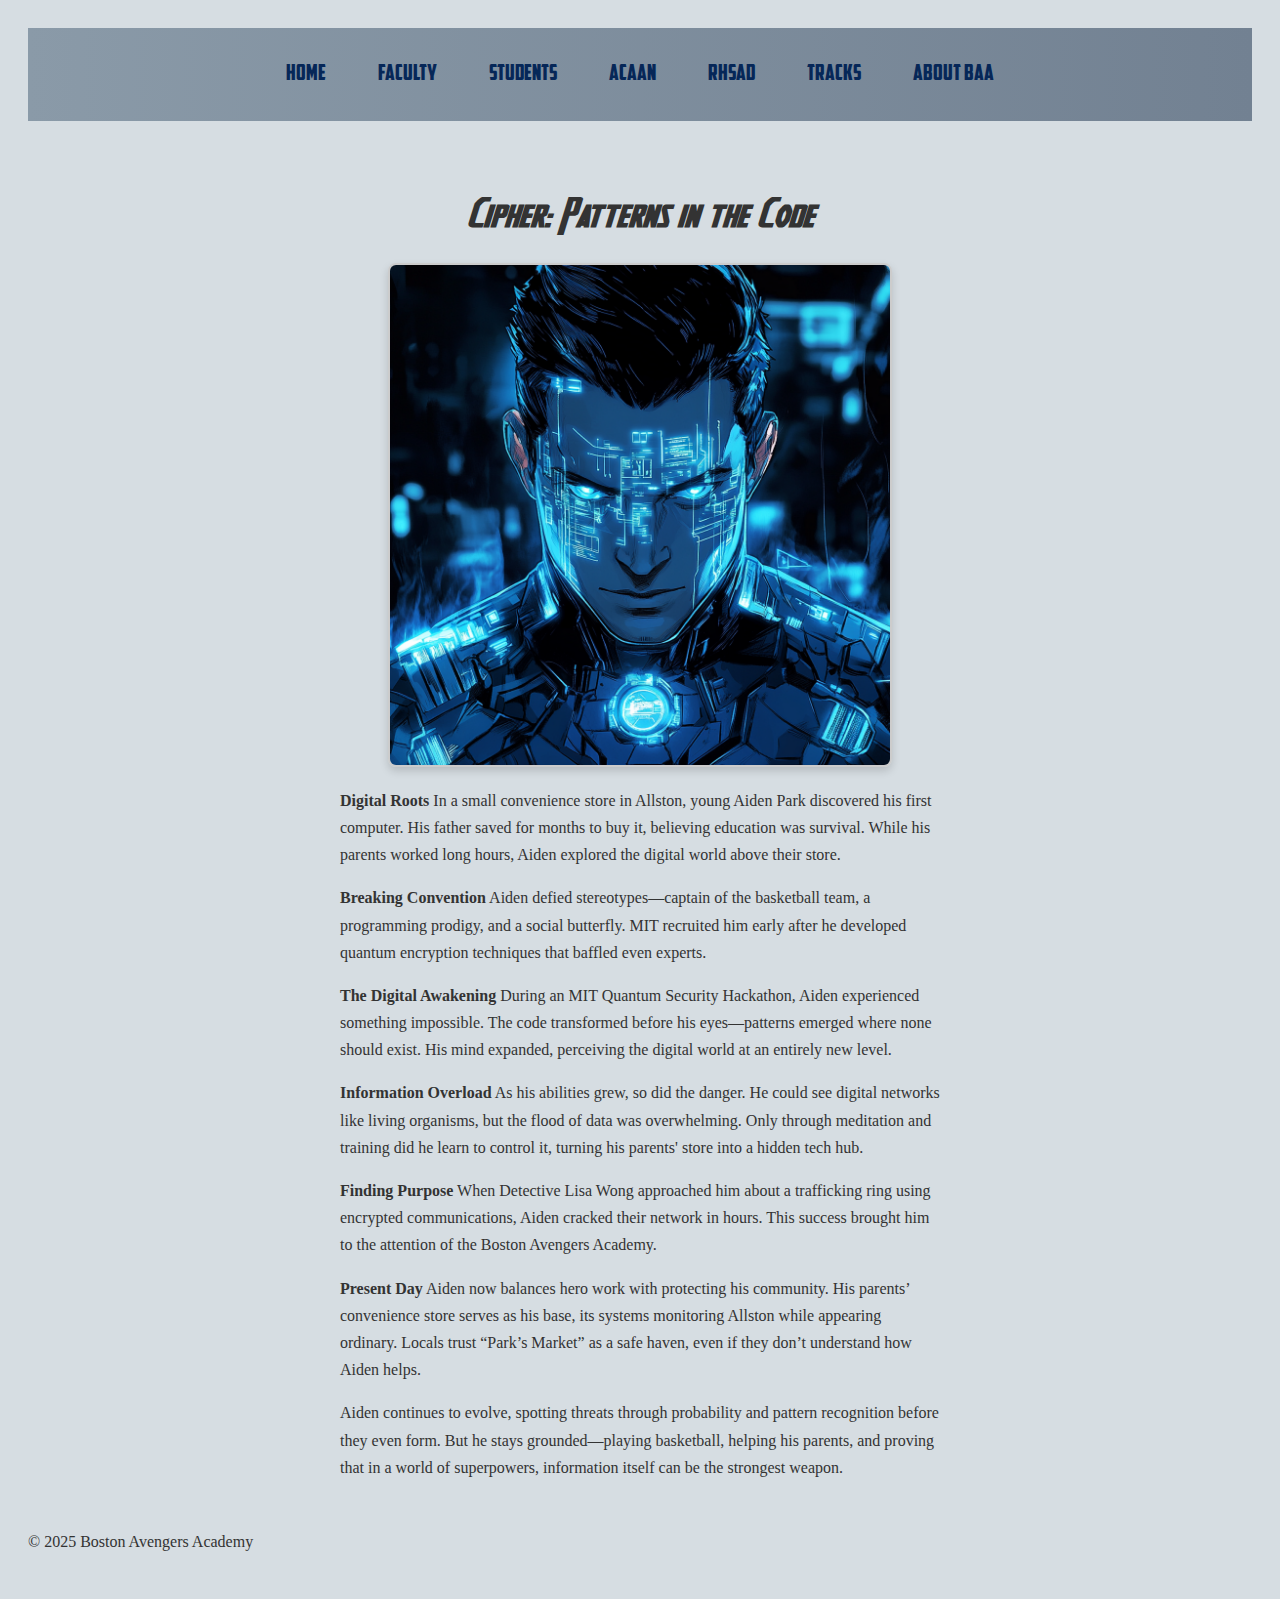
<file: PAGES/CHARACTERS/cipher.html>
<!DOCTYPE html>
<html lang="en">
    <head>
        <meta charset="UTF-8" />
        <meta name="viewport" content="width=device-width, initial-scale=1.0" />
        <title>Cipher - Boston Avengers Academy</title>
        <link rel="stylesheet" href="../../CSS/style.css" />
    </head>
    <body>
        <header>
            <nav>
                <a href="../../index.html#home">Home</a>
                <a href="../../index.html#faculty">Faculty</a>
                <a href="../../index.html#students">Students</a>
                <a href="../../index.html#opd">ACAAN</a>
                <a href="../../index.html#heros-opd">RHSAD</a>
                <a href="../../index.html#villain-opd">TRACKS</a>
                <a href="../../index.html#about">About BAA</a>
            </nav>
        </header>

        <section class="content-section">
            <div class="content-container">
                <p class="title">Cipher: Patterns in the Code</p>

                <p class="image-container">
                    <img src="../../IMAGES/Cipher.png" alt="Cipher" class="content-image" />
                </p>

                <p class="text">
                    <strong>Digital Roots</strong>  
                    In a small convenience store in Allston, young Aiden Park discovered his first computer. His father saved for months to buy it, believing education was survival. While his parents worked long hours, Aiden explored the digital world above their store.
                </p>

                <p class="text">
                    <strong>Breaking Convention</strong>  
                    Aiden defied stereotypes—captain of the basketball team, a programming prodigy, and a social butterfly. MIT recruited him early after he developed quantum encryption techniques that baffled even experts.
                </p>

                <p class="text">
                    <strong>The Digital Awakening</strong>  
                    During an MIT Quantum Security Hackathon, Aiden experienced something impossible. The code transformed before his eyes—patterns emerged where none should exist. His mind expanded, perceiving the digital world at an entirely new level.
                </p>

                <p class="text">
                    <strong>Information Overload</strong>  
                    As his abilities grew, so did the danger. He could see digital networks like living organisms, but the flood of data was overwhelming. Only through meditation and training did he learn to control it, turning his parents' store into a hidden tech hub.
                </p>

                <p class="text">
                    <strong>Finding Purpose</strong>  
                    When Detective Lisa Wong approached him about a trafficking ring using encrypted communications, Aiden cracked their network in hours. This success brought him to the attention of the Boston Avengers Academy.
                </p>

                <p class="text">
                    <strong>Present Day</strong>  
                    Aiden now balances hero work with protecting his community. His parents’ convenience store serves as his base, its systems monitoring Allston while appearing ordinary. Locals trust “Park’s Market” as a safe haven, even if they don’t understand how Aiden helps.
                </p>

                <p class="text">
                    Aiden continues to evolve, spotting threats through probability and pattern recognition before they even form. But he stays grounded—playing basketball, helping his parents, and proving that in a world of superpowers, information itself can be the strongest weapon.
                </p>
            </div>
        </section>

        <footer class="footer">
            <p>© 2025 Boston Avengers Academy</p>
        </footer>
        <script src="../../SCRIPTS/scripts.js"></script>
    </body>
</html>
</file>
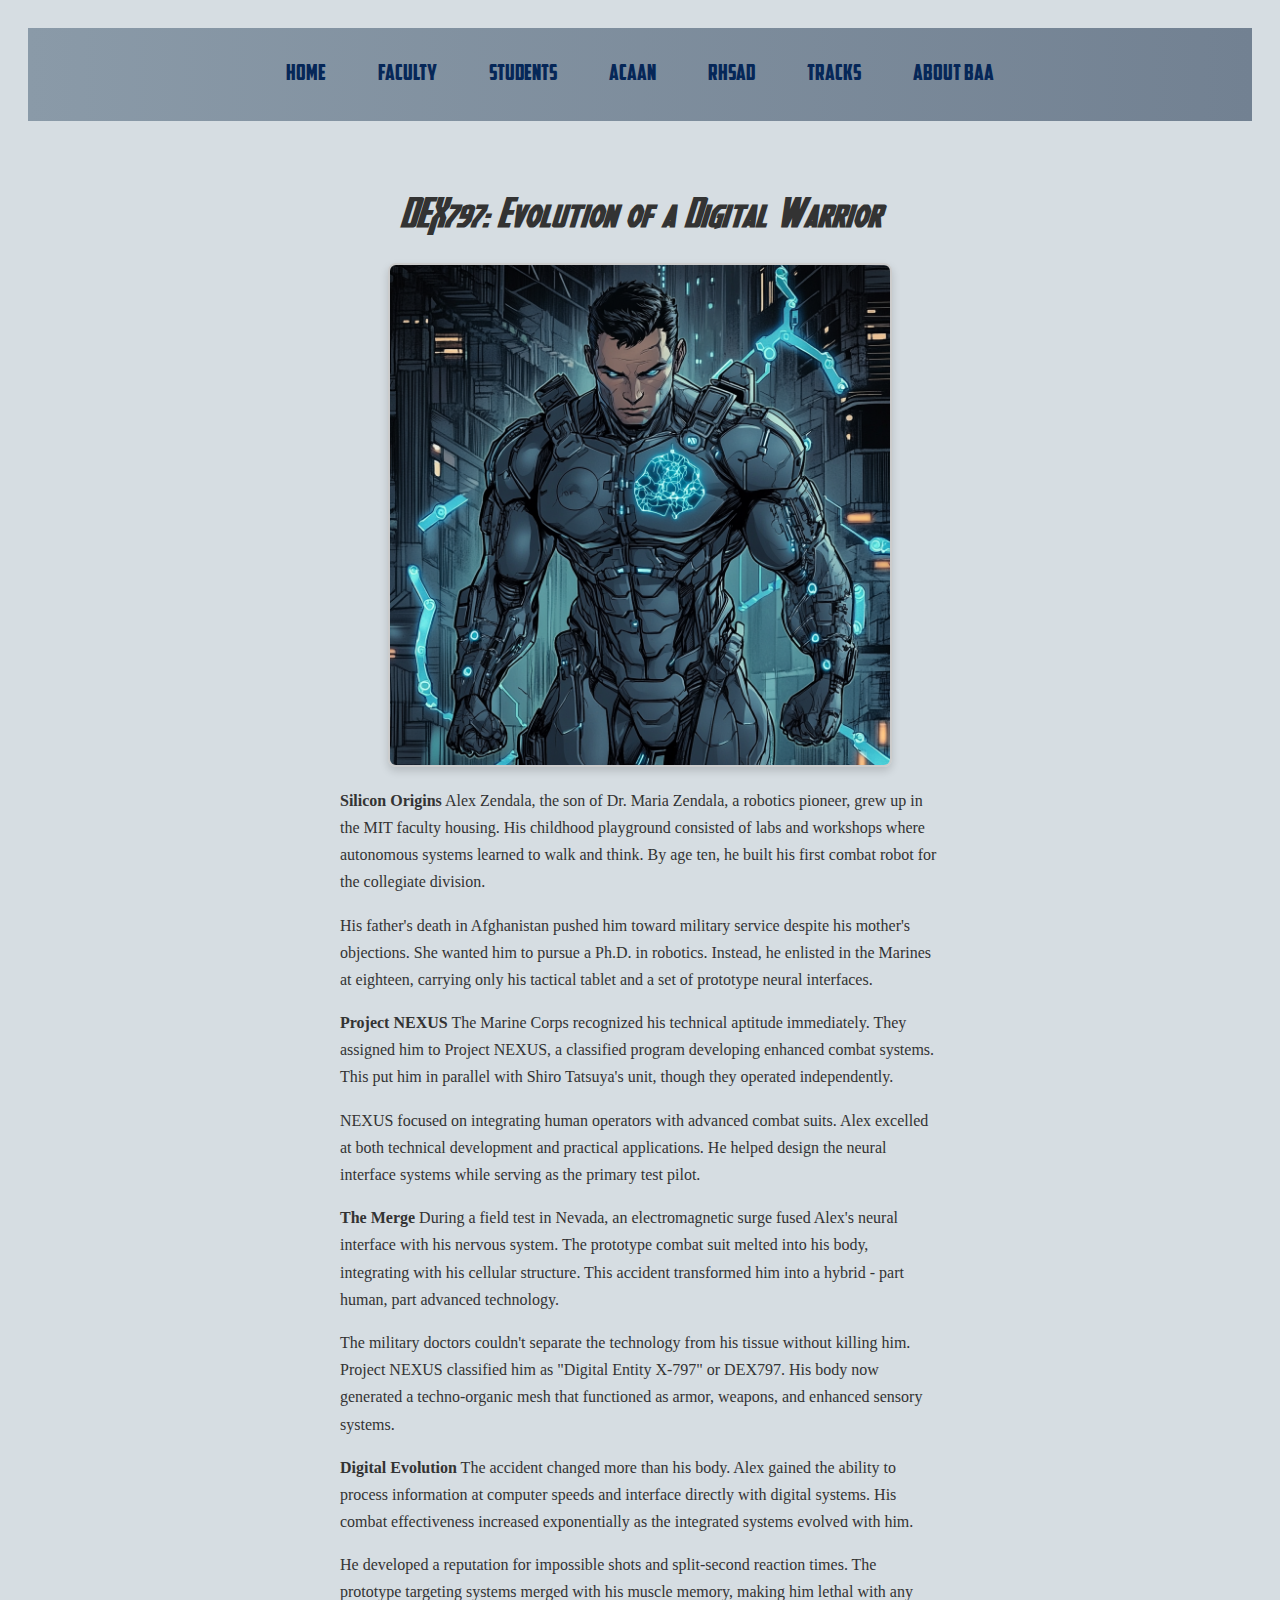
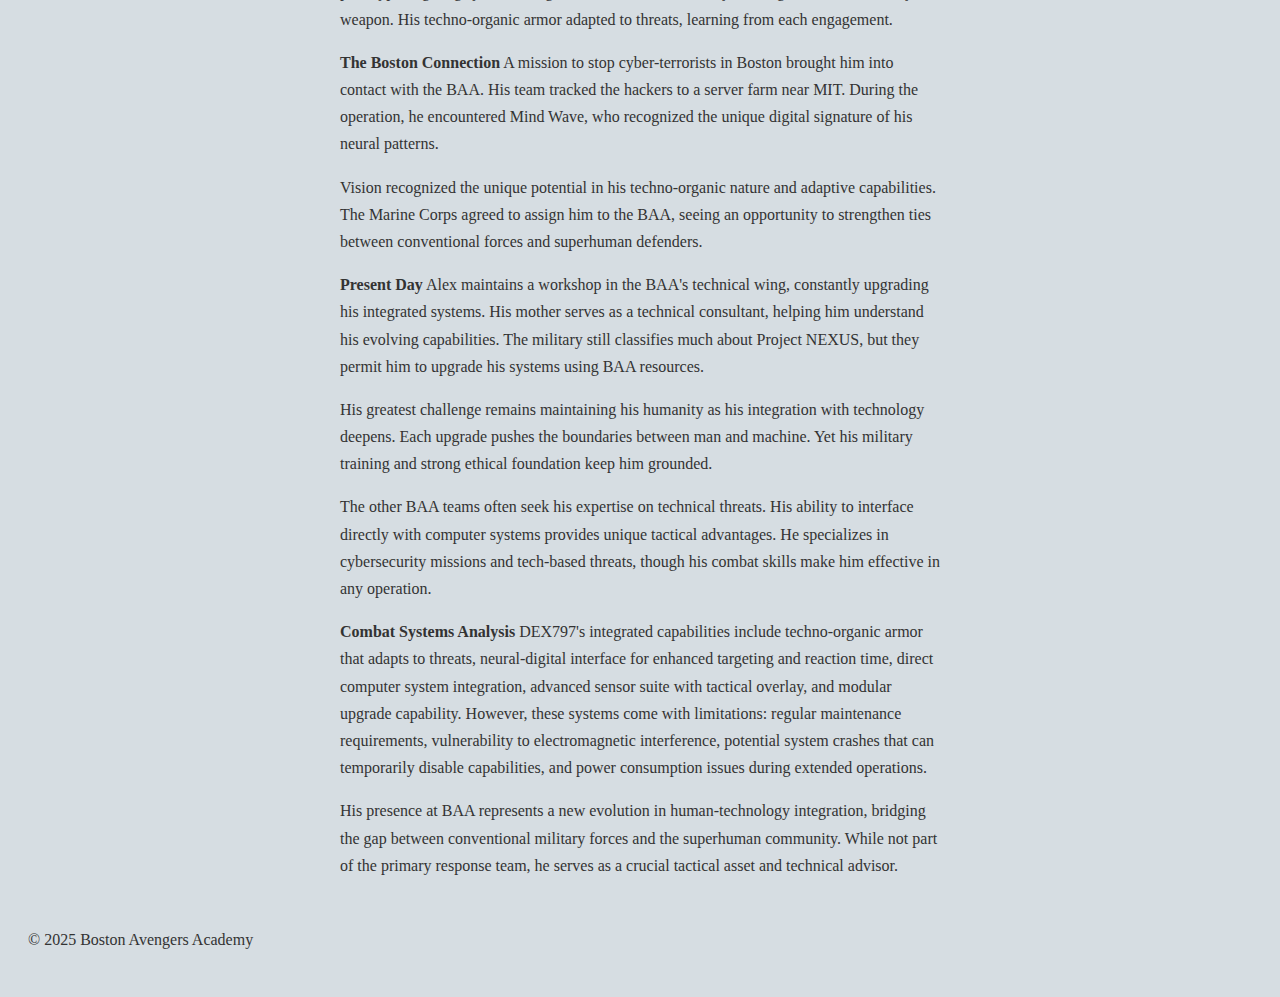
<file: PAGES/CHARACTERS/dex797.html>
<!DOCTYPE html>
<html lang="en">
    <head>
        <meta charset="UTF-8" />
        <meta
            name="viewport"
            content="width=device-width, initial-scale=1.0" />
        <title>DEX797 - Boston Avengers Academy</title>
        <link
            rel="stylesheet"
            href="../../CSS/style.css" />
    </head>
    <body>
        <header>
            <nav>
                <a href="../../index.html#home">Home</a>
                <a href="../../index.html#faculty">Faculty</a>
                <a href="../../index.html#students">Students</a>
                <a href="../../index.html#opd">ACAAN</a>
                <a href="../../index.html#heros-opd">RHSAD</a>
                <a href="../../index.html#villain-opd">TRACKS</a>
                <a href="../../index.html#about">About BAA</a>
            </nav>
        </header>

        <section class="content-section">
            <div class="content-container">
                <p class="title">DEX797: Evolution of a Digital Warrior</p>

                <p class="image-container">
                    <img
                        src="../../IMAGES/DEX797.png"
                        alt="DEX797"
                        class="content-image" />
                </p>

                <p class="text">
                    <strong>Silicon Origins</strong> Alex Zendala, the son of
                    Dr. Maria Zendala, a robotics pioneer, grew up in the MIT
                    faculty housing. His childhood playground consisted of labs
                    and workshops where autonomous systems learned to walk and
                    think. By age ten, he built his first combat robot for the
                    collegiate division.
                </p>

                <p class="text">
                    His father's death in Afghanistan pushed him toward military
                    service despite his mother's objections. She wanted him to
                    pursue a Ph.D. in robotics. Instead, he enlisted in the
                    Marines at eighteen, carrying only his tactical tablet and a
                    set of prototype neural interfaces.
                </p>

                <p class="text">
                    <strong>Project NEXUS</strong> The Marine Corps recognized
                    his technical aptitude immediately. They assigned him to
                    Project NEXUS, a classified program developing enhanced
                    combat systems. This put him in parallel with Shiro
                    Tatsuya's unit, though they operated independently.
                </p>

                <p class="text">
                    NEXUS focused on integrating human operators with advanced
                    combat suits. Alex excelled at both technical development
                    and practical applications. He helped design the neural
                    interface systems while serving as the primary test pilot.
                </p>

                <p class="text">
                    <strong>The Merge</strong> During a field test in Nevada, an
                    electromagnetic surge fused Alex's neural interface with his
                    nervous system. The prototype combat suit melted into his
                    body, integrating with his cellular structure. This accident
                    transformed him into a hybrid - part human, part advanced
                    technology.
                </p>

                <p class="text">
                    The military doctors couldn't separate the technology from
                    his tissue without killing him. Project NEXUS classified him
                    as "Digital Entity X-797" or DEX797. His body now generated
                    a techno-organic mesh that functioned as armor, weapons, and
                    enhanced sensory systems.
                </p>

                <p class="text">
                    <strong>Digital Evolution</strong> The accident changed more
                    than his body. Alex gained the ability to process
                    information at computer speeds and interface directly with
                    digital systems. His combat effectiveness increased
                    exponentially as the integrated systems evolved with him.
                </p>

                <p class="text">
                    He developed a reputation for impossible shots and
                    split-second reaction times. The prototype targeting systems
                    merged with his muscle memory, making him lethal with any
                    weapon. His techno-organic armor adapted to threats,
                    learning from each engagement.
                </p>

                <p class="text">
                    <strong>The Boston Connection</strong> A mission to stop
                    cyber-terrorists in Boston brought him into contact with the
                    BAA. His team tracked the hackers to a server farm near MIT.
                    During the operation, he encountered Mind Wave, who
                    recognized the unique digital signature of his neural
                    patterns.
                </p>

                <p class="text">
                    Vision recognized the unique potential in his techno-organic
                    nature and adaptive capabilities. The Marine Corps agreed to
                    assign him to the BAA, seeing an opportunity to strengthen
                    ties between conventional forces and superhuman defenders.
                </p>

                <p class="text">
                    <strong>Present Day</strong> Alex maintains a workshop in
                    the BAA's technical wing, constantly upgrading his
                    integrated systems. His mother serves as a technical
                    consultant, helping him understand his evolving
                    capabilities. The military still classifies much about
                    Project NEXUS, but they permit him to upgrade his systems
                    using BAA resources.
                </p>

                <p class="text">
                    His greatest challenge remains maintaining his humanity as
                    his integration with technology deepens. Each upgrade pushes
                    the boundaries between man and machine. Yet his military
                    training and strong ethical foundation keep him grounded.
                </p>

                <p class="text">
                    The other BAA teams often seek his expertise on technical
                    threats. His ability to interface directly with computer
                    systems provides unique tactical advantages. He specializes
                    in cybersecurity missions and tech-based threats, though his
                    combat skills make him effective in any operation.
                </p>

                <p class="text">
                    <strong>Combat Systems Analysis</strong> DEX797's integrated
                    capabilities include techno-organic armor that adapts to
                    threats, neural-digital interface for enhanced targeting and
                    reaction time, direct computer system integration, advanced
                    sensor suite with tactical overlay, and modular upgrade
                    capability. However, these systems come with limitations:
                    regular maintenance requirements, vulnerability to
                    electromagnetic interference, potential system crashes that
                    can temporarily disable capabilities, and power consumption
                    issues during extended operations.
                </p>

                <p class="text">
                    His presence at BAA represents a new evolution in
                    human-technology integration, bridging the gap between
                    conventional military forces and the superhuman community.
                    While not part of the primary response team, he serves as a
                    crucial tactical asset and technical advisor.
                </p>
            </div>
        </section>

        <footer class="footer">
            <p>© 2025 Boston Avengers Academy</p>
        </footer>
        <script src="../../SCRIPTS/scripts.js"></script>
    </body>
</html>
</file>
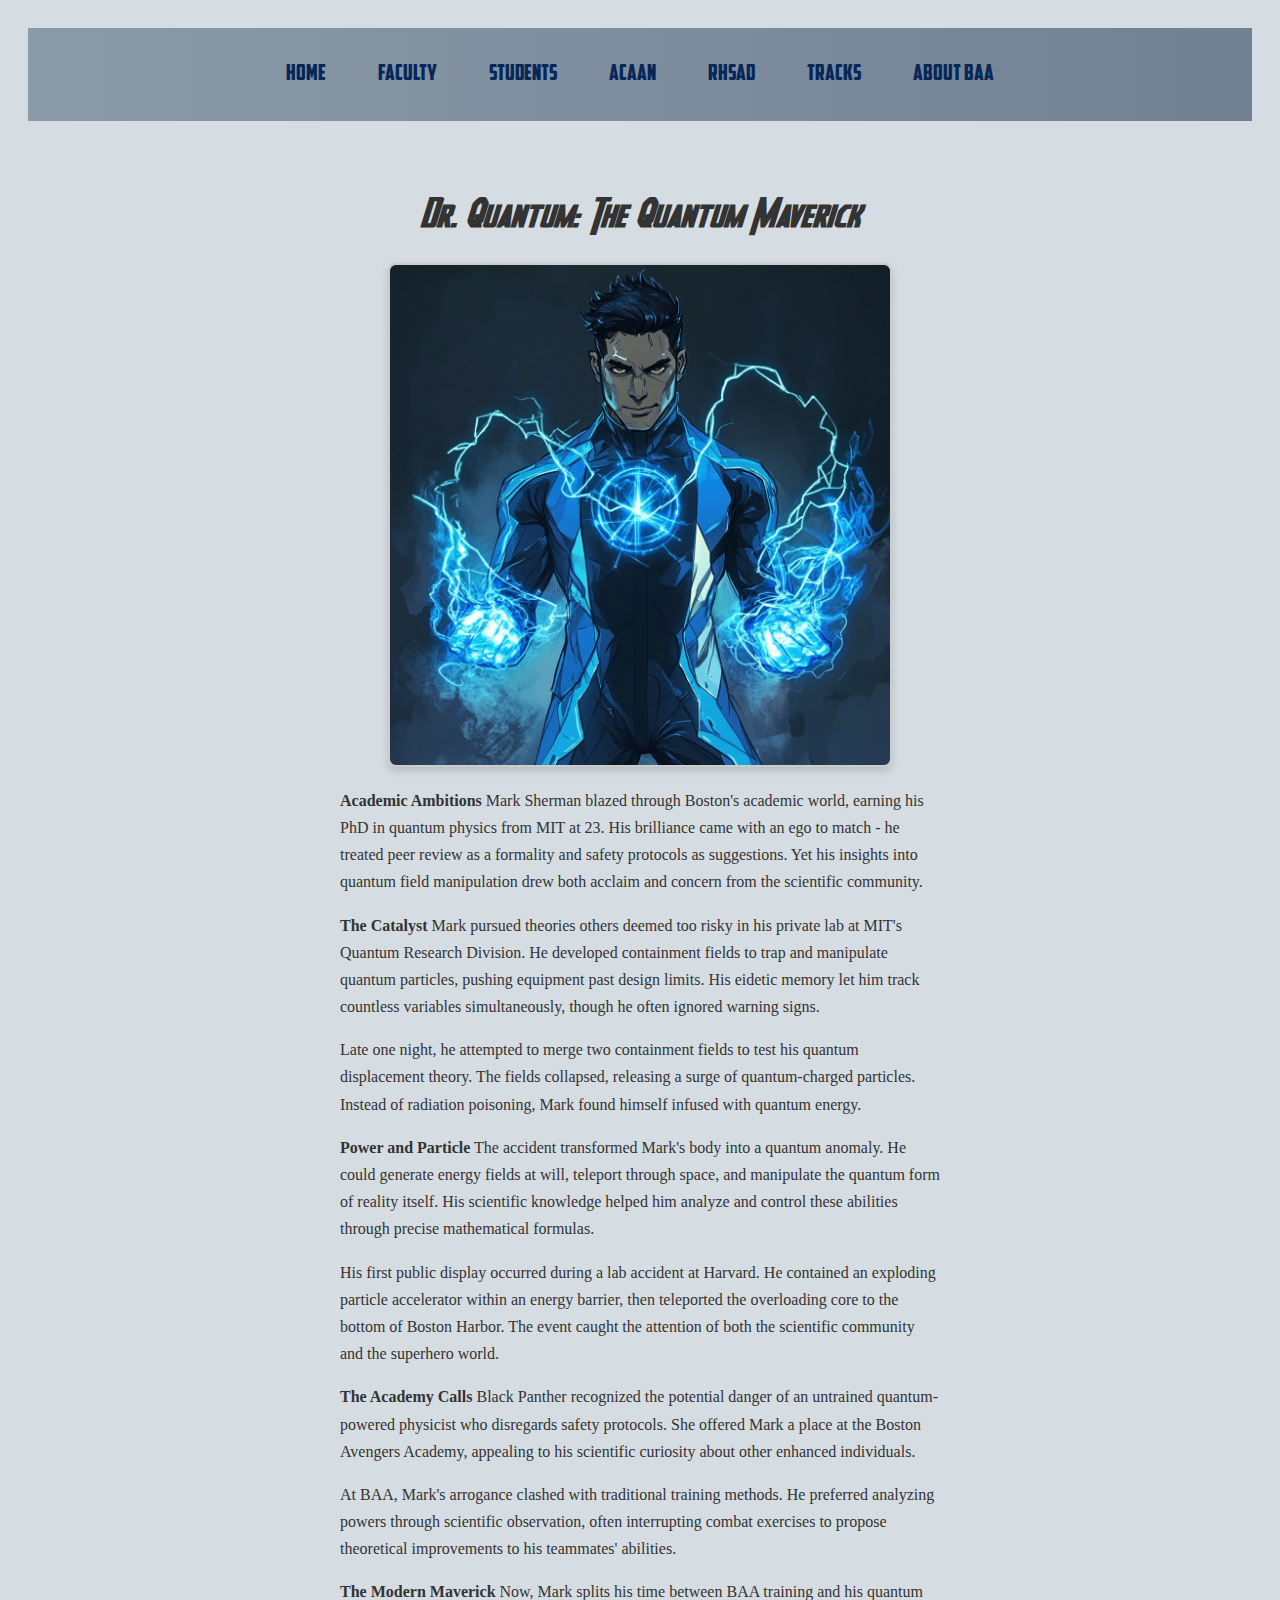
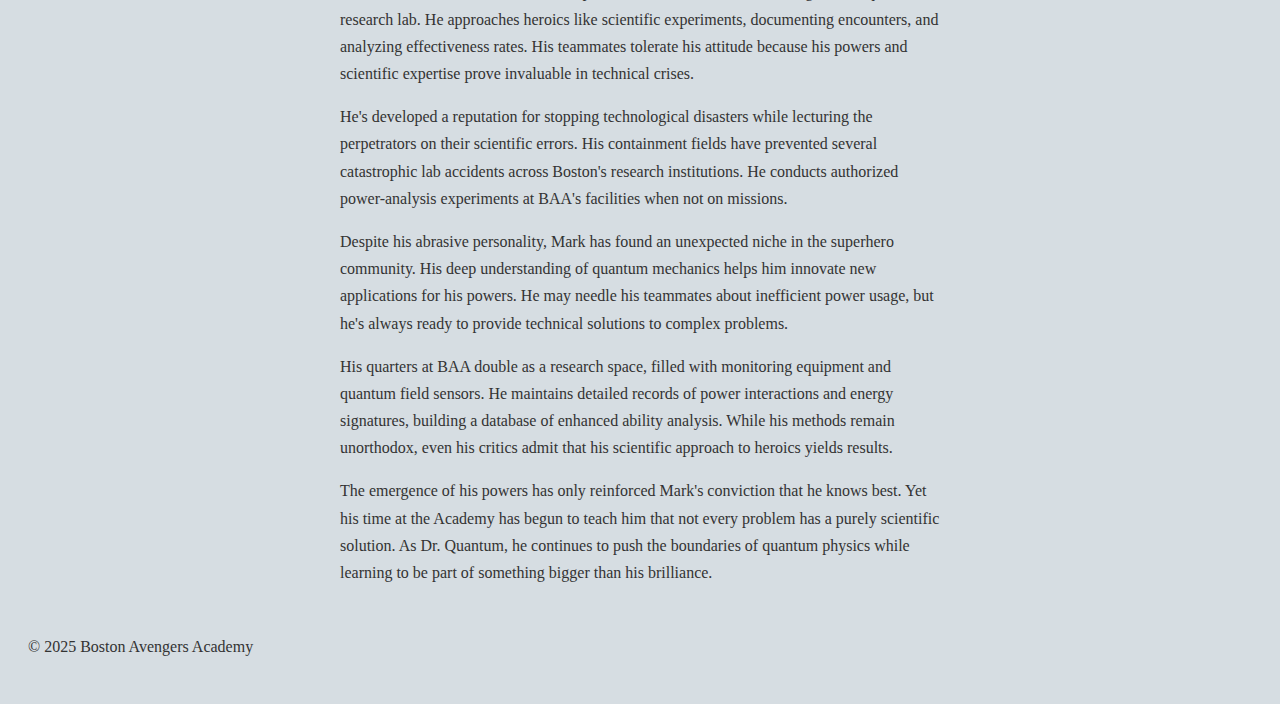
<file: PAGES/CHARACTERS/drquantum.html>
<!DOCTYPE html>
<html lang="en">
    <head>
        <meta charset="UTF-8" />
        <meta
            name="viewport"
            content="width=device-width, initial-scale=1.0" />
        <title>Dr. Quantum - Boston Avengers Academy</title>
        <link
            rel="stylesheet"
            href="../../CSS/style.css" />
    </head>
    <body>
        <header>
            <nav>
                <a href="../../index.html#home">Home</a>
                <a href="../../index.html#faculty">Faculty</a>
                <a href="../../index.html#students">Students</a>
                <a href="../../index.html#opd">ACAAN</a>
                <a href="../../index.html#heros-opd">RHSAD</a>
                <a href="../../index.html#villain-opd">TRACKS</a>
                <a href="../../index.html#about">About BAA</a>
            </nav>
        </header>

        <section class="content-section">
            <div class="content-container">
                <p class="title">Dr. Quantum: The Quantum Maverick</p>

                <p class="image-container">
                    <img
                        src="../../IMAGES/DrQuantum.png"
                        alt="DrQuantum"
                        class="content-image" />
                </p>

                <p class="text">
                    <strong>Academic Ambitions</strong> Mark Sherman blazed
                    through Boston's academic world, earning his PhD in quantum
                    physics from MIT at 23. His brilliance came with an ego to
                    match - he treated peer review as a formality and safety
                    protocols as suggestions. Yet his insights into quantum
                    field manipulation drew both acclaim and concern from the
                    scientific community.
                </p>

                <p class="text">
                    <strong>The Catalyst</strong> Mark pursued theories others
                    deemed too risky in his private lab at MIT's Quantum
                    Research Division. He developed containment fields to trap
                    and manipulate quantum particles, pushing equipment past
                    design limits. His eidetic memory let him track countless
                    variables simultaneously, though he often ignored warning
                    signs.
                </p>

                <p class="text">
                    Late one night, he attempted to merge two containment fields
                    to test his quantum displacement theory. The fields
                    collapsed, releasing a surge of quantum-charged particles.
                    Instead of radiation poisoning, Mark found himself infused
                    with quantum energy.
                </p>

                <p class="text">
                    <strong>Power and Particle</strong> The accident transformed
                    Mark's body into a quantum anomaly. He could generate energy
                    fields at will, teleport through space, and manipulate the
                    quantum form of reality itself. His scientific knowledge
                    helped him analyze and control these abilities through
                    precise mathematical formulas.
                </p>

                <p class="text">
                    His first public display occurred during a lab accident at
                    Harvard. He contained an exploding particle accelerator
                    within an energy barrier, then teleported the overloading
                    core to the bottom of Boston Harbor. The event caught the
                    attention of both the scientific community and the superhero
                    world.
                </p>

                <p class="text">
                    <strong>The Academy Calls</strong> Black Panther recognized
                    the potential danger of an untrained quantum-powered
                    physicist who disregards safety protocols. She offered Mark
                    a place at the Boston Avengers Academy, appealing to his
                    scientific curiosity about other enhanced individuals.
                </p>

                <p class="text">
                    At BAA, Mark's arrogance clashed with traditional training
                    methods. He preferred analyzing powers through scientific
                    observation, often interrupting combat exercises to propose
                    theoretical improvements to his teammates' abilities.
                </p>

                <p class="text">
                    <strong>The Modern Maverick</strong> Now, Mark splits his
                    time between BAA training and his quantum research lab. He
                    approaches heroics like scientific experiments, documenting
                    encounters, and analyzing effectiveness rates. His teammates
                    tolerate his attitude because his powers and scientific
                    expertise prove invaluable in technical crises.
                </p>

                <p class="text">
                    He's developed a reputation for stopping technological
                    disasters while lecturing the perpetrators on their
                    scientific errors. His containment fields have prevented
                    several catastrophic lab accidents across Boston's research
                    institutions. He conducts authorized power-analysis
                    experiments at BAA's facilities when not on missions.
                </p>

                <p class="text">
                    Despite his abrasive personality, Mark has found an
                    unexpected niche in the superhero community. His deep
                    understanding of quantum mechanics helps him innovate new
                    applications for his powers. He may needle his teammates
                    about inefficient power usage, but he's always ready to
                    provide technical solutions to complex problems.
                </p>

                <p class="text">
                    His quarters at BAA double as a research space, filled with
                    monitoring equipment and quantum field sensors. He maintains
                    detailed records of power interactions and energy
                    signatures, building a database of enhanced ability
                    analysis. While his methods remain unorthodox, even his
                    critics admit that his scientific approach to heroics yields
                    results.
                </p>

                <p class="text">
                    The emergence of his powers has only reinforced Mark's
                    conviction that he knows best. Yet his time at the Academy
                    has begun to teach him that not every problem has a purely
                    scientific solution. As Dr. Quantum, he continues to push the
                    boundaries of quantum physics while learning to be part of
                    something bigger than his brilliance.
                </p>
            </div>
        </section>

        <footer class="footer">
            <p>© 2025 Boston Avengers Academy</p>
        </footer>
        <script src="../../SCRIPTS/scripts.js"></script>
    </body>
</html>
</file>
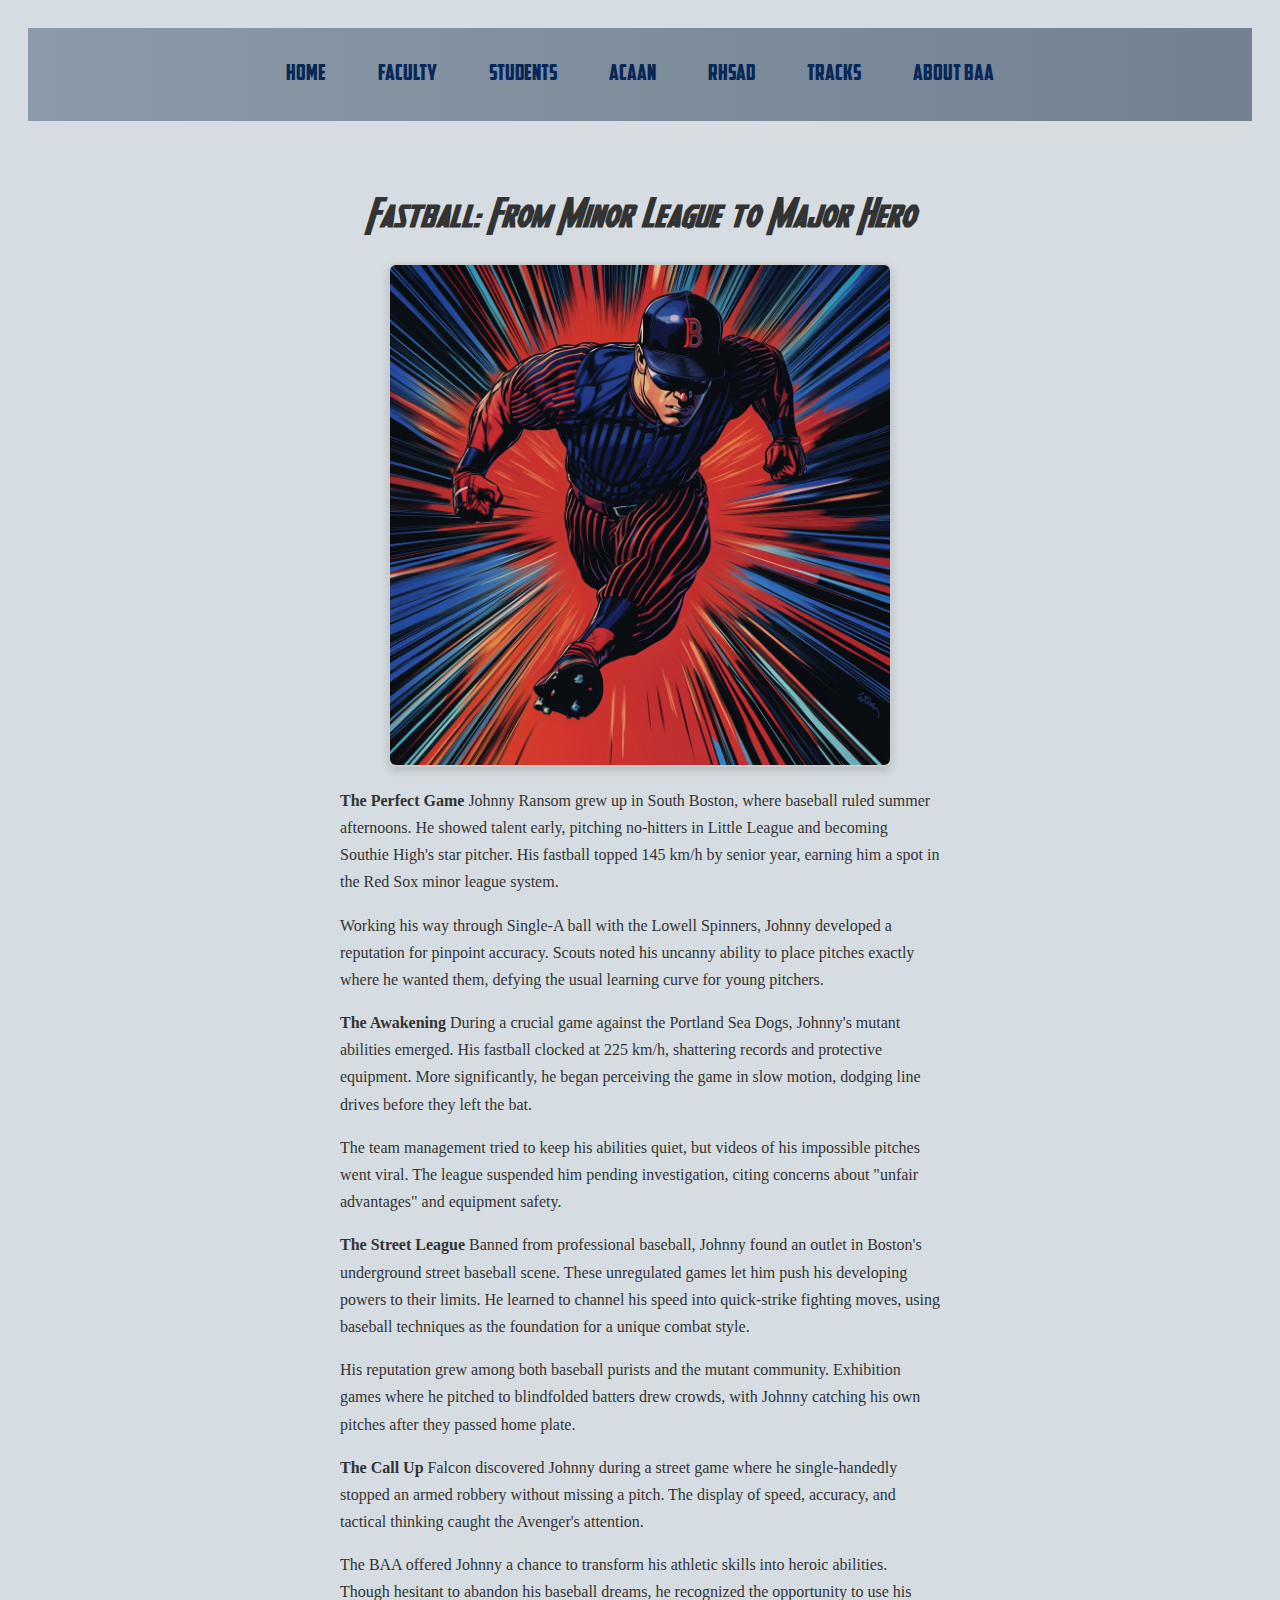
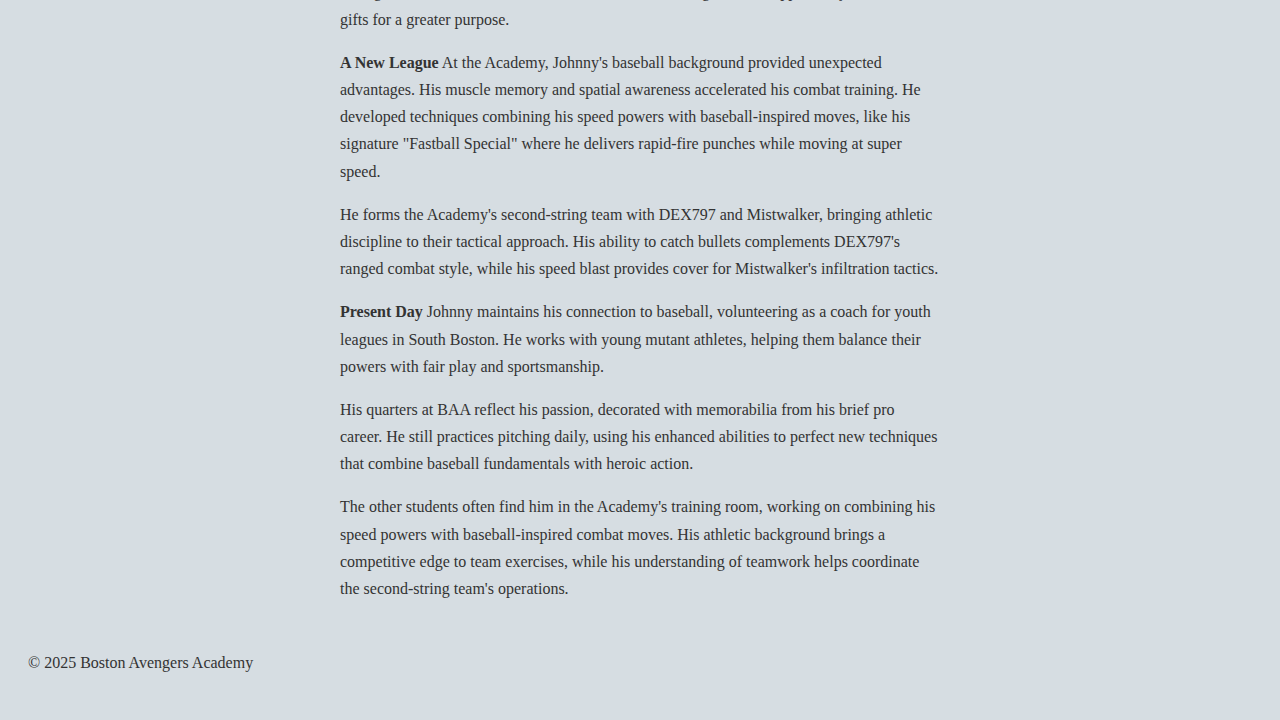
<file: PAGES/CHARACTERS/fastball.html>
<!DOCTYPE html>
<html lang="en">
    <head>
        <meta charset="UTF-8" />
        <meta
            name="viewport"
            content="width=device-width, initial-scale=1.0" />
        <title>Fastball - Boston Avengers Academy</title>
        <link
            rel="stylesheet"
            href="../../CSS/style.css" />
    </head>
    <body>
        <header>
            <nav>
                <a href="../../index.html#home">Home</a>
                <a href="../../index.html#faculty">Faculty</a>
                <a href="../../index.html#students">Students</a>
                <a href="../../index.html#opd">ACAAN</a>
                <a href="../../index.html#heros-opd">RHSAD</a>
                <a href="../../index.html#villain-opd">TRACKS</a>
                <a href="../../index.html#about">About BAA</a>
            </nav>
        </header>

        <section class="content-section">
            <div class="content-container">
                <p class="title">Fastball: From Minor League to Major Hero</p>

                <p class="image-container">
                    <img
                        src="../../IMAGES/Fastball.png"
                        alt="Fastball"
                        class="content-image" />
                </p>

                <p class="text">
                    <strong>The Perfect Game</strong> Johnny Ransom grew up in
                    South Boston, where baseball ruled summer afternoons. He
                    showed talent early, pitching no-hitters in Little League
                    and becoming Southie High's star pitcher. His fastball
                    topped 145 km/h by senior year, earning him a spot in the
                    Red Sox minor league system.
                </p>

                <p class="text">
                    Working his way through Single-A ball with the Lowell
                    Spinners, Johnny developed a reputation for pinpoint
                    accuracy. Scouts noted his uncanny ability to place pitches
                    exactly where he wanted them, defying the usual learning
                    curve for young pitchers.
                </p>

                <p class="text">
                    <strong>The Awakening</strong> During a crucial game against
                    the Portland Sea Dogs, Johnny's mutant abilities emerged.
                    His fastball clocked at 225 km/h, shattering records and
                    protective equipment. More significantly, he began
                    perceiving the game in slow motion, dodging line drives
                    before they left the bat.
                </p>

                <p class="text">
                    The team management tried to keep his abilities quiet, but
                    videos of his impossible pitches went viral. The league
                    suspended him pending investigation, citing concerns about
                    "unfair advantages" and equipment safety.
                </p>

                <p class="text">
                    <strong>The Street League</strong> Banned from professional
                    baseball, Johnny found an outlet in Boston's underground
                    street baseball scene. These unregulated games let him push
                    his developing powers to their limits. He learned to channel
                    his speed into quick-strike fighting moves, using baseball
                    techniques as the foundation for a unique combat style.
                </p>

                <p class="text">
                    His reputation grew among both baseball purists and the
                    mutant community. Exhibition games where he pitched to
                    blindfolded batters drew crowds, with Johnny catching his
                    own pitches after they passed home plate.
                </p>

                <p class="text">
                    <strong>The Call Up</strong> Falcon discovered Johnny during
                    a street game where he single-handedly stopped an armed
                    robbery without missing a pitch. The display of speed,
                    accuracy, and tactical thinking caught the Avenger's
                    attention.
                </p>

                <p class="text">
                    The BAA offered Johnny a chance to transform his athletic
                    skills into heroic abilities. Though hesitant to abandon his
                    baseball dreams, he recognized the opportunity to use his
                    gifts for a greater purpose.
                </p>

                <p class="text">
                    <strong>A New League</strong> At the Academy, Johnny's
                    baseball background provided unexpected advantages. His
                    muscle memory and spatial awareness accelerated his combat
                    training. He developed techniques combining his speed powers
                    with baseball-inspired moves, like his signature "Fastball
                    Special" where he delivers rapid-fire punches while moving
                    at super speed.
                </p>

                <p class="text">
                    He forms the Academy's second-string team with DEX797 and
                    Mistwalker, bringing athletic discipline to their tactical
                    approach. His ability to catch bullets complements DEX797's
                    ranged combat style, while his speed blast provides cover
                    for Mistwalker's infiltration tactics.
                </p>

                <p class="text">
                    <strong>Present Day</strong> Johnny maintains his connection
                    to baseball, volunteering as a coach for youth leagues in
                    South Boston. He works with young mutant athletes, helping
                    them balance their powers with fair play and sportsmanship.
                </p>

                <p class="text">
                    His quarters at BAA reflect his passion, decorated with
                    memorabilia from his brief pro career. He still practices
                    pitching daily, using his enhanced abilities to perfect new
                    techniques that combine baseball fundamentals with heroic
                    action.
                </p>

                <p class="text">
                    The other students often find him in the Academy's training
                    room, working on combining his speed powers with
                    baseball-inspired combat moves. His athletic background
                    brings a competitive edge to team exercises, while his
                    understanding of teamwork helps coordinate the second-string
                    team's operations.
                </p>
            </div>
        </section>

        <footer class="footer">
            <p>© 2025 Boston Avengers Academy</p>
        </footer>
        <script src="../../SCRIPTS/scripts.js"></script>
    </body>
</html>
</file>
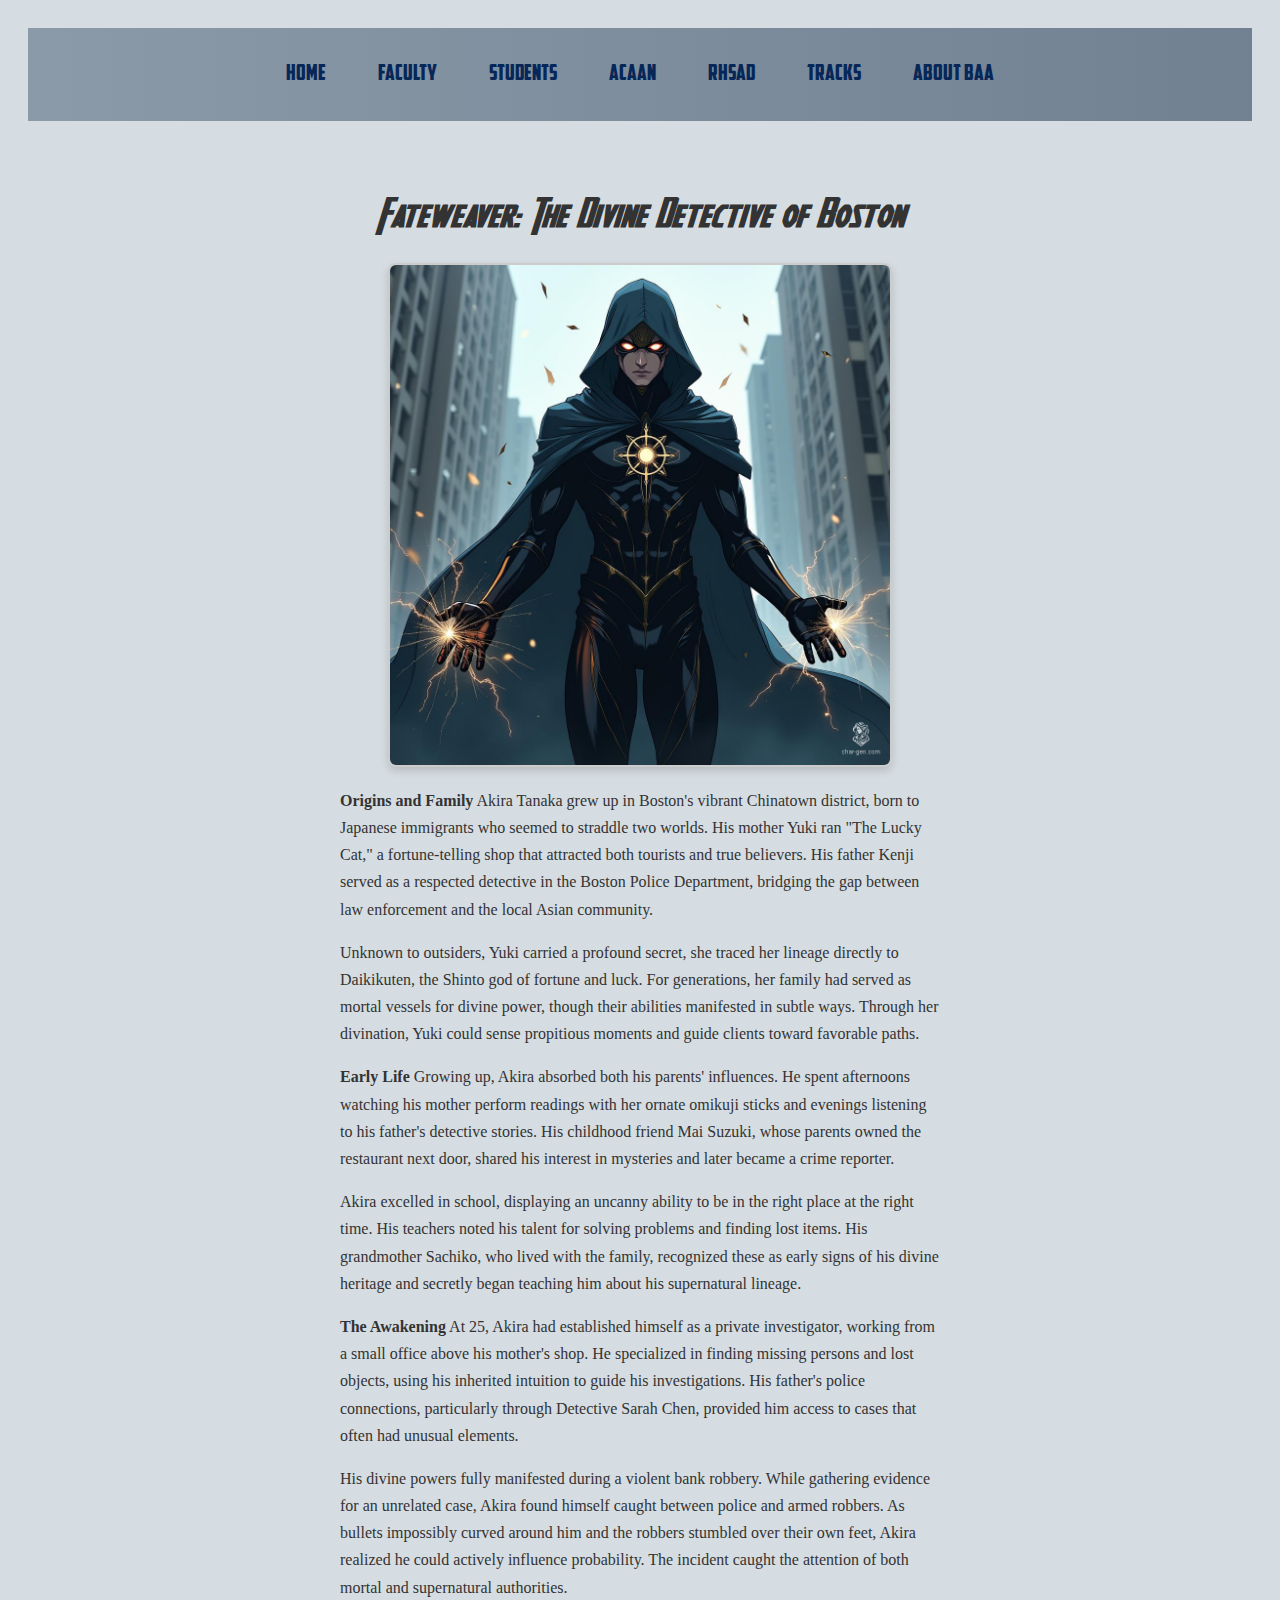
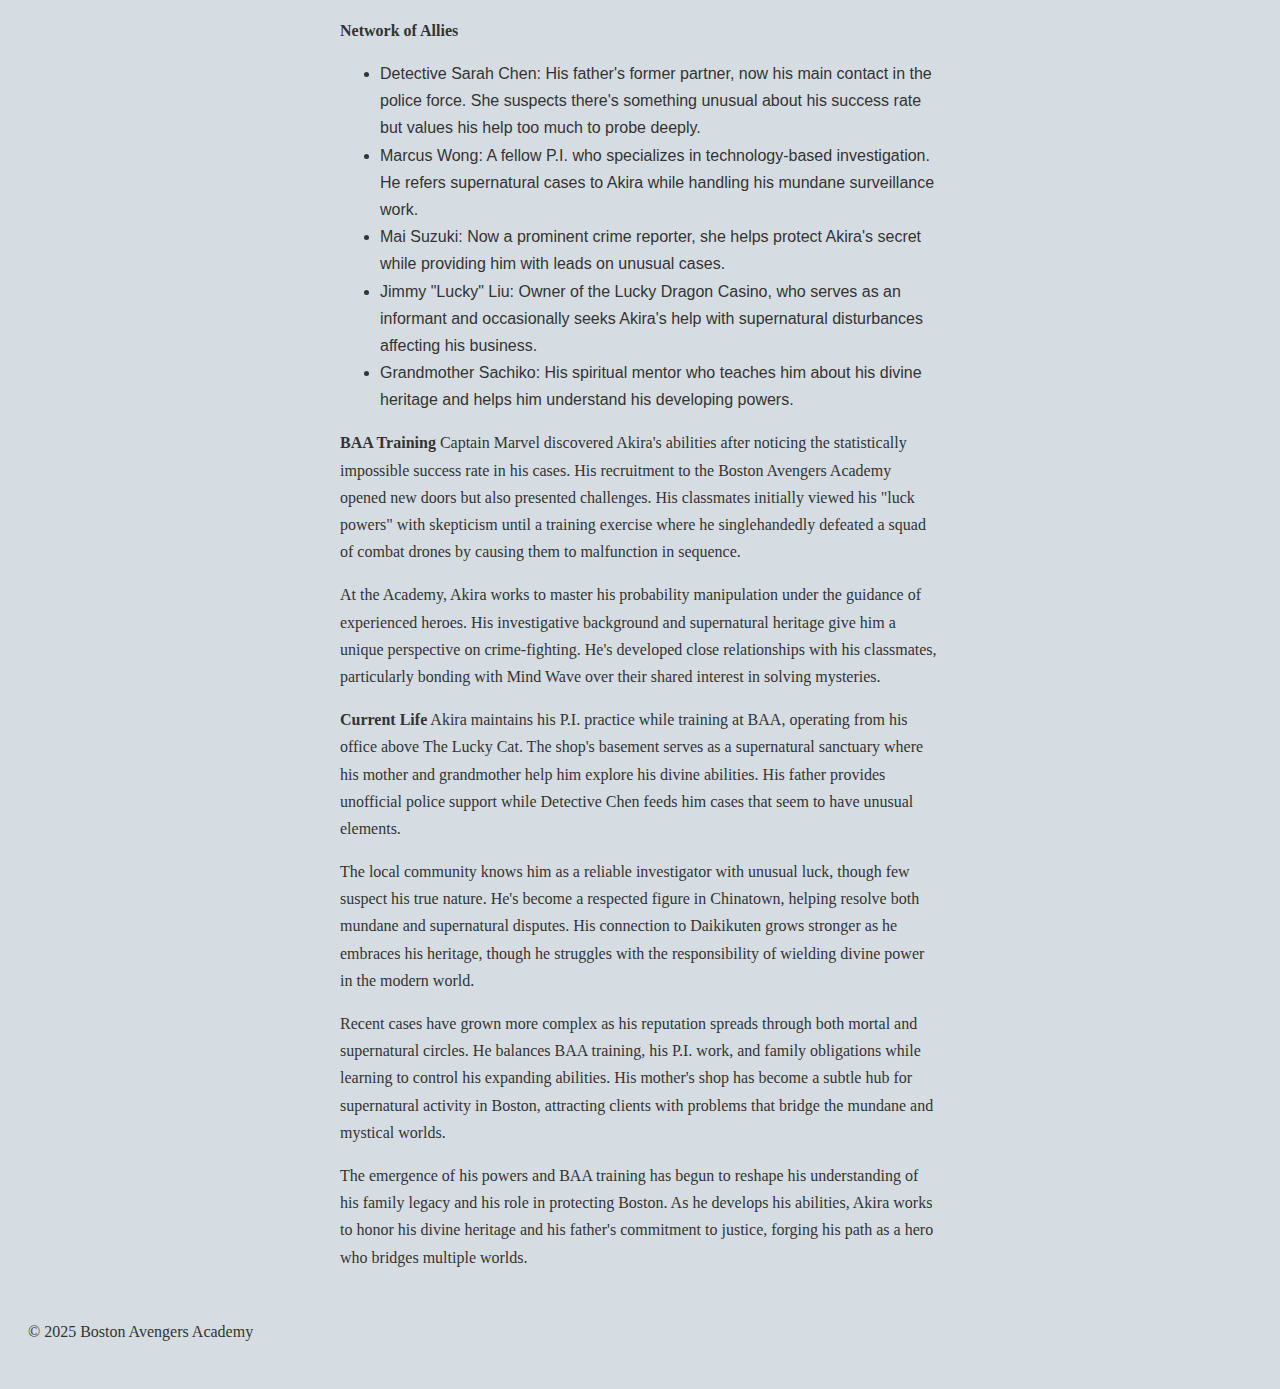
<file: PAGES/CHARACTERS/fateweaver.html>
<!DOCTYPE html>
<html lang="en">
    <head>
        <meta charset="UTF-8" />
        <meta
            name="viewport"
            content="width=device-width, initial-scale=1.0" />
        <title>Fateweaver - Boston Avengers Academy</title>
        <link
            rel="stylesheet"
            href="../../CSS/style.css" />
    </head>
    <body>
        <header>
            <nav>
                <a href="../../index.html#home">Home</a>
                <a href="../../index.html#faculty">Faculty</a>
                <a href="../../index.html#students">Students</a>
                <a href="../../index.html#opd">ACAAN</a>
                <a href="../../index.html#heros-opd">RHSAD</a>
                <a href="../../index.html#villain-opd">TRACKS</a>
                <a href="../../index.html#about">About BAA</a>
            </nav>
        </header>

        <section class="content-section">
            <div class="content-container">
                <p class="title">Fateweaver: The Divine Detective of Boston</p>

                <p class="image-container">
                    <img
                        src="../../IMAGES/FateWeaver1.png"
                        alt="Fateweaver"
                        class="content-image" />
                </p>

                <p class="text">
                    <strong>Origins and Family</strong> Akira Tanaka grew up in
                    Boston's vibrant Chinatown district, born to Japanese
                    immigrants who seemed to straddle two worlds. His mother
                    Yuki ran "The Lucky Cat," a fortune-telling shop that
                    attracted both tourists and true believers. His father Kenji
                    served as a respected detective in the Boston Police
                    Department, bridging the gap between law enforcement and the
                    local Asian community.
                </p>

                <p class="text">
                    Unknown to outsiders, Yuki carried a profound secret, she
                    traced her lineage directly to Daikikuten, the Shinto god of
                    fortune and luck. For generations, her family had served as
                    mortal vessels for divine power, though their abilities
                    manifested in subtle ways. Through her divination, Yuki
                    could sense propitious moments and guide clients toward
                    favorable paths.
                </p>

                <p class="text">
                    <strong>Early Life</strong> Growing up, Akira absorbed both
                    his parents' influences. He spent afternoons watching his
                    mother perform readings with her ornate omikuji sticks and
                    evenings listening to his father's detective stories. His
                    childhood friend Mai Suzuki, whose parents owned the
                    restaurant next door, shared his interest in mysteries and
                    later became a crime reporter.
                </p>

                <p class="text">
                    Akira excelled in school, displaying an uncanny ability to
                    be in the right place at the right time. His teachers noted
                    his talent for solving problems and finding lost items. His
                    grandmother Sachiko, who lived with the family, recognized
                    these as early signs of his divine heritage and secretly
                    began teaching him about his supernatural lineage.
                </p>

                <p class="text">
                    <strong>The Awakening</strong> At 25, Akira had established
                    himself as a private investigator, working from a small
                    office above his mother's shop. He specialized in finding
                    missing persons and lost objects, using his inherited
                    intuition to guide his investigations. His father's police
                    connections, particularly through Detective Sarah Chen,
                    provided him access to cases that often had unusual
                    elements.
                </p>

                <p class="text">
                    His divine powers fully manifested during a violent bank
                    robbery. While gathering evidence for an unrelated case,
                    Akira found himself caught between police and armed robbers.
                    As bullets impossibly curved around him and the robbers
                    stumbled over their own feet, Akira realized he could
                    actively influence probability. The incident caught the
                    attention of both mortal and supernatural authorities.
                </p>

                <p class="text"><strong>Network of Allies</strong></p>

                <ul class="allies-list">
                    <li>
                        Detective Sarah Chen: His father's former partner, now
                        his main contact in the police force. She suspects
                        there's something unusual about his success rate but
                        values his help too much to probe deeply.
                    </li>
                    <li>
                        Marcus Wong: A fellow P.I. who specializes in
                        technology-based investigation. He refers supernatural
                        cases to Akira while handling his mundane surveillance
                        work.
                    </li>
                    <li>
                        Mai Suzuki: Now a prominent crime reporter, she helps
                        protect Akira's secret while providing him with leads on
                        unusual cases.
                    </li>
                    <li>
                        Jimmy "Lucky" Liu: Owner of the Lucky Dragon Casino, who
                        serves as an informant and occasionally seeks Akira's
                        help with supernatural disturbances affecting his
                        business.
                    </li>
                    <li>
                        Grandmother Sachiko: His spiritual mentor who teaches
                        him about his divine heritage and helps him understand
                        his developing powers.
                    </li>
                </ul>

                <p class="text">
                    <strong>BAA Training</strong> Captain Marvel discovered
                    Akira's abilities after noticing the statistically
                    impossible success rate in his cases. His recruitment to the
                    Boston Avengers Academy opened new doors but also presented
                    challenges. His classmates initially viewed his "luck
                    powers" with skepticism until a training exercise where he
                    singlehandedly defeated a squad of combat drones by causing
                    them to malfunction in sequence.
                </p>

                <p class="text">
                    At the Academy, Akira works to master his probability
                    manipulation under the guidance of experienced heroes. His
                    investigative background and supernatural heritage give him
                    a unique perspective on crime-fighting. He's developed close
                    relationships with his classmates, particularly bonding with
                    Mind Wave over their shared interest in solving mysteries.
                </p>

                <p class="text">
                    <strong>Current Life</strong> Akira maintains his P.I.
                    practice while training at BAA, operating from his office
                    above The Lucky Cat. The shop's basement serves as a
                    supernatural sanctuary where his mother and grandmother help
                    him explore his divine abilities. His father provides
                    unofficial police support while Detective Chen feeds him
                    cases that seem to have unusual elements.
                </p>

                <p class="text">
                    The local community knows him as a reliable investigator
                    with unusual luck, though few suspect his true nature. He's
                    become a respected figure in Chinatown, helping resolve both
                    mundane and supernatural disputes. His connection to
                    Daikikuten grows stronger as he embraces his heritage,
                    though he struggles with the responsibility of wielding
                    divine power in the modern world.
                </p>

                <p class="text">
                    Recent cases have grown more complex as his reputation
                    spreads through both mortal and supernatural circles. He
                    balances BAA training, his P.I. work, and family obligations
                    while learning to control his expanding abilities. His
                    mother's shop has become a subtle hub for supernatural
                    activity in Boston, attracting clients with problems that
                    bridge the mundane and mystical worlds.
                </p>

                <p class="text">
                    The emergence of his powers and BAA training has begun to
                    reshape his understanding of his family legacy and his role
                    in protecting Boston. As he develops his abilities, Akira
                    works to honor his divine heritage and his father's
                    commitment to justice, forging his path as a hero who
                    bridges multiple worlds.
                </p>
            </div>
        </section>

        <footer class="footer">
            <p>© 2025 Boston Avengers Academy</p>
        </footer>
        <script src="../../SCRIPTS/scripts.js"></script>
    </body>
</html>
</file>
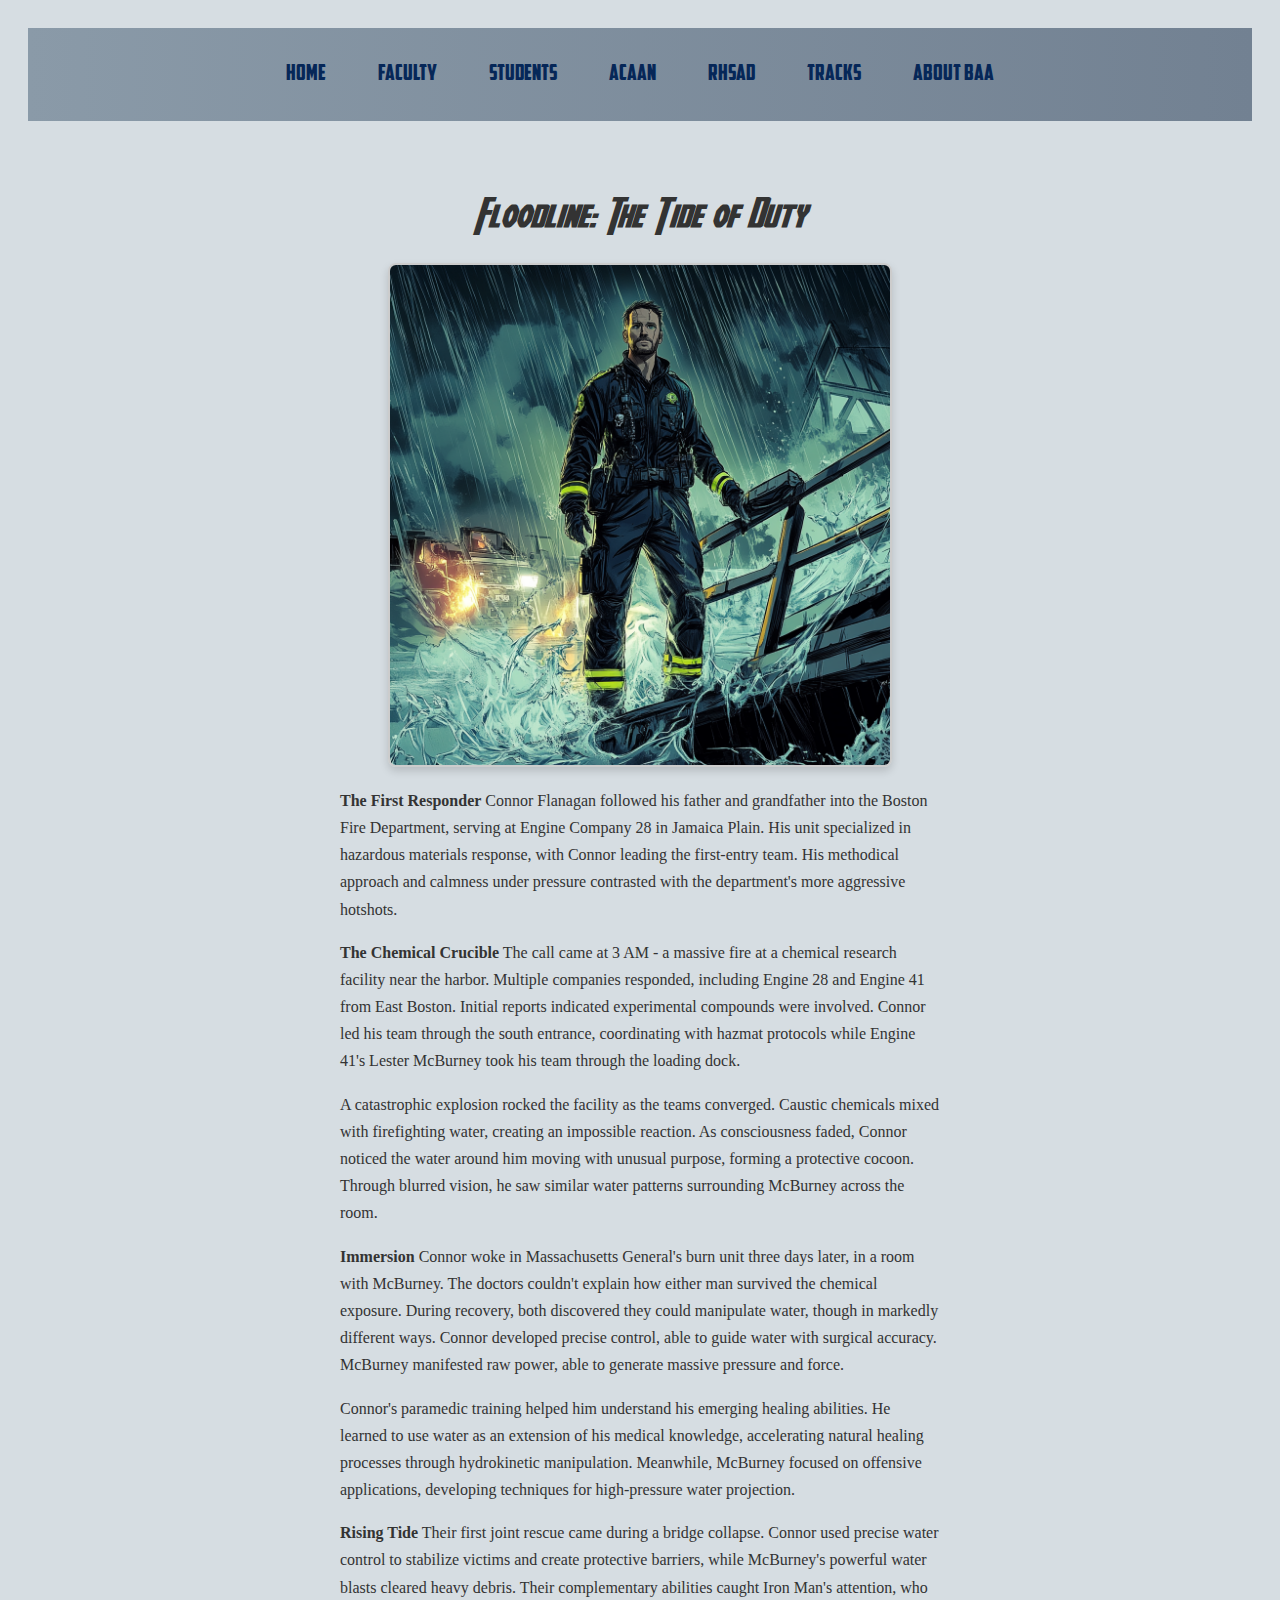
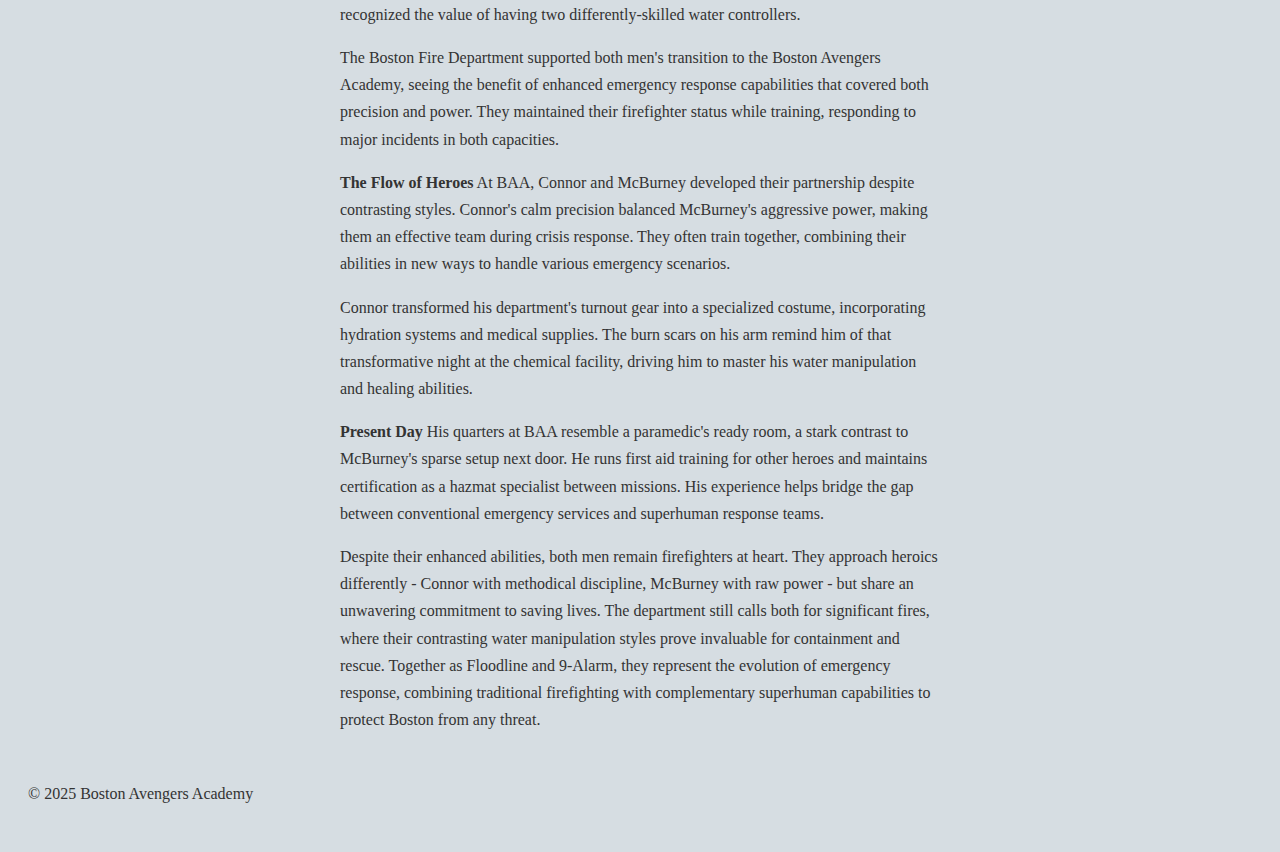
<file: PAGES/CHARACTERS/floodline.html>
<!DOCTYPE html>
<html lang="en">
    <head>
        <meta charset="UTF-8" />
        <meta
            name="viewport"
            content="width=device-width, initial-scale=1.0" />
        <title>Floodline - Boston Avengers Academy</title>
        <link
            rel="stylesheet"
            href="../../CSS/style.css" />
    </head>
    <body>
        <header>
            <nav>
                <nav>
                    <a href="../../index.html#home">Home</a>
                    <a href="../../index.html#faculty">Faculty</a>
                    <a href="../../index.html#students">Students</a>
                    <a href="../../index.html#opd">ACAAN</a>
                    <a href="../../index.html#heros-opd">RHSAD</a>
                    <a href="../../index.html#villain-opd">TRACKS</a>
                    <a href="../../index.html#about">About BAA</a>
                </nav>
        </header>

        <section class="content-section">
            <div class="content-container">
                <p class="title">Floodline: The Tide of Duty</p>

                <p class="image-container">
                    <img
                        src="../../IMAGES/Floodline.png"
                        alt="Floodline"
                        class="content-image" />
                </p>

                <p class="text">
                    <strong>The First Responder</strong> Connor Flanagan
                    followed his father and grandfather into the Boston Fire
                    Department, serving at Engine Company 28 in Jamaica Plain.
                    His unit specialized in hazardous materials response, with
                    Connor leading the first-entry team. His methodical approach
                    and calmness under pressure contrasted with the department's
                    more aggressive hotshots.
                </p>

                <p class="text">
                    <strong>The Chemical Crucible</strong> The call came at 3 AM
                    - a massive fire at a chemical research facility near the
                    harbor. Multiple companies responded, including Engine 28
                    and Engine 41 from East Boston. Initial reports indicated
                    experimental compounds were involved. Connor led his team
                    through the south entrance, coordinating with hazmat
                    protocols while Engine 41's Lester McBurney took his team
                    through the loading dock.
                </p>

                <p class="text">
                    A catastrophic explosion rocked the facility as the teams
                    converged. Caustic chemicals mixed with firefighting water,
                    creating an impossible reaction. As consciousness faded,
                    Connor noticed the water around him moving with unusual
                    purpose, forming a protective cocoon. Through blurred
                    vision, he saw similar water patterns surrounding McBurney
                    across the room.
                </p>

                <p class="text">
                    <strong>Immersion</strong> Connor woke in Massachusetts
                    General's burn unit three days later, in a room with
                    McBurney. The doctors couldn't explain how either man
                    survived the chemical exposure. During recovery, both
                    discovered they could manipulate water, though in markedly
                    different ways. Connor developed precise control, able to
                    guide water with surgical accuracy. McBurney manifested raw
                    power, able to generate massive pressure and force.
                </p>

                <p class="text">
                    Connor's paramedic training helped him understand his
                    emerging healing abilities. He learned to use water as an
                    extension of his medical knowledge, accelerating natural
                    healing processes through hydrokinetic manipulation.
                    Meanwhile, McBurney focused on offensive applications,
                    developing techniques for high-pressure water projection.
                </p>

                <p class="text">
                    <strong>Rising Tide</strong> Their first joint rescue came
                    during a bridge collapse. Connor used precise water control
                    to stabilize victims and create protective barriers, while
                    McBurney's powerful water blasts cleared heavy debris. Their
                    complementary abilities caught Iron Man's attention, who
                    recognized the value of having two differently-skilled water
                    controllers.
                </p>

                <p class="text">
                    The Boston Fire Department supported both men's transition
                    to the Boston Avengers Academy, seeing the benefit of
                    enhanced emergency response capabilities that covered both
                    precision and power. They maintained their firefighter
                    status while training, responding to major incidents in both
                    capacities.
                </p>

                <p class="text">
                    <strong>The Flow of Heroes</strong> At BAA, Connor and
                    McBurney developed their partnership despite contrasting
                    styles. Connor's calm precision balanced McBurney's
                    aggressive power, making them an effective team during
                    crisis response. They often train together, combining their
                    abilities in new ways to handle various emergency scenarios.
                </p>

                <p class="text">
                    Connor transformed his department's turnout gear into a
                    specialized costume, incorporating hydration systems and
                    medical supplies. The burn scars on his arm remind him of
                    that transformative night at the chemical facility, driving
                    him to master his water manipulation and healing abilities.
                </p>

                <p class="text">
                    <strong>Present Day</strong> His quarters at BAA resemble a
                    paramedic's ready room, a stark contrast to McBurney's
                    sparse setup next door. He runs first aid training for other
                    heroes and maintains certification as a hazmat specialist
                    between missions. His experience helps bridge the gap
                    between conventional emergency services and superhuman
                    response teams.
                </p>

                <p class="text">
                    Despite their enhanced abilities, both men remain
                    firefighters at heart. They approach heroics differently -
                    Connor with methodical discipline, McBurney with raw power -
                    but share an unwavering commitment to saving lives. The
                    department still calls both for significant fires, where
                    their contrasting water manipulation styles prove invaluable
                    for containment and rescue. Together as Floodline and
                    9-Alarm, they represent the evolution of emergency response,
                    combining traditional firefighting with complementary
                    superhuman capabilities to protect Boston from any threat.
                </p>
            </div>
        </section>

        <footer class="footer">
            <p>© 2025 Boston Avengers Academy</p>
        </footer>
        <script src="../../SCRIPTS/scripts.js"></script>
    </body>
</html>
</file>
<file: CSS/style.css>
/* Fonts */
@font-face {
    font-family: "Heroes Assemble Expanded Italic";
    src: url("../FONTS/HeroesAssembleExpandedItalic-wzEw.otf")
        format("opentype");
}

@font-face {
    font-family: "American Captain";
    src: url("../FONTS/AmericanCaptain-MdEY.otf") format("opentype");
}

@font-face {
    font-family: "Iron Man of War";
    src: url("../FONTS/IronManOfWar2Ncv-E85l.ttf") format("truetype");
}

/* Root Variables */
:root {
    --primary-bg: #d6dde2;
    --header-bg-start: #8a9aa8;
    --header-bg-end: #728192;
    --section-bg: #ebf5ff;
    --accent-color: #c72c41;
    --text-color: #333333;
    --nav-font-color: #062758;
    --nav-link-hover-bg: rgba(25, 118, 210, 0.3);
}

/* Global Styles */
html {
    scroll-padding-top: 140px; /* Adjust based on your navbar height */
    scroll-behavior: smooth;
}

body {
    font-family: "Roboto", Arial, sans-serif;
    font-size: 16px;
    line-height: 1.7;
    background: var(--primary-bg);
    color: var(--text-color);
    padding: 20px;
}

/* Apply Comic Sans to all <p> elements */
p {
    font-family: "Comic Sans MS", "Comic Sans", cursive;
}

/* Header & Navigation */
header {
    background: linear-gradient(
        90deg,
        var(--header-bg-start),
        var(--header-bg-end)
    );
    padding: 15px;
    margin-bottom: 20px;
}

header nav {
    display: flex;
    flex-wrap: wrap;
    justify-content: center;
}

header nav a {
    font-family: "American Captain", sans-serif;
    color: var(--nav-font-color);
    text-decoration: none;
    margin: 5px 10px;
    padding: 8px 16px;
    border-radius: 4px;
    transition: background 0.3s;
    font-size: 22px;
}

header nav a:hover {
    background: var(--nav-link-hover-bg);
}

/* Headings */
h1,
h2,
h3,
h4,
h5,
h6 {
    font-family: "Iron Man of War", sans-serif;
    color: var(--accent-color);
    margin-bottom: 1rem;
    font-weight: bold;
}

/* Links */
a {
    color: var(--accent-color);
    text-decoration: underline;
}

/* Home Page Image Fix */
.home-image {
    width: 100%;
    max-width: 600px;
    display: block;
    margin: 0 auto;
    border: 2px solid #ccc;
    border-radius: 8px;
    box-shadow: 0 4px 8px rgba(0, 0, 0, 0.15);
}

/* Section Containers */
.section-container {
    background: var(--section-bg);
    padding: 20px;
    margin-bottom: 20px;
    border-radius: 4px;
    box-shadow: 0 2px 4px rgba(0, 0, 0, 0.1);
}

/* Hide all sections by default, except the active one */
.section-container:not(.section-active) {
    display: none;
}

/* Team Tabs */
.team-tabs {
    display: flex;
    justify-content: center;
    margin-bottom: 20px;
}
/* Hide all teams by default, only show active team */
.team-content {
    display: none;
}
.team-content.active {
    display: block;
}
.tab-btn {
    padding: 10px 20px;
    border: none;
    background-color: var(--accent-color);
    color: white;
    font-size: 18px;
    cursor: pointer;
    margin: 0 5px;
    border-radius: 5px;
    transition: background 0.3s;
}

.tab-btn.active,
.tab-btn:hover {
    background-color: #a12234;
}

/* Student List (3-Column Layout) */
.student-list {
    display: grid;
    grid-template-columns: repeat(auto-fit, minmax(250px, 1fr));
    gap: 20px;
    list-style: none;
    padding: 0;
}

/* Student Card */
.student-card {
    display: flex;
    align-items: center;
    background: white;
    padding: 10px;
    border-radius: 8px;
    box-shadow: 0 2px 5px rgba(0, 0, 0, 0.2);
    transition: transform 0.3s ease-in-out;
}

/* Hover Effect (Controlled Scale) */
/* .student-card:hover {
    transform: scale(1.05);
} */

/* Small Round Image */
.student-card img {
    width: 50px;
    height: 50px;
    border-radius: 50%;
    margin-right: 10px;
}

/* Student Info */
.student-info h3 {
    margin: 0;
    font-size: 26px;
    color: var(--accent-color);
}

.student-info p {
    margin: 5px 0 0;
    font-size: 16px;
    color: #555;
}

/* Responsive Adjustments */
@media (max-width: 768px) {
    body {
        padding: 10px;
    }

    header nav {
        flex-direction: column;
        align-items: center;
    }

    header nav a {
        margin: 5px 0;
        padding: 10px;
    }

    .section-container {
        padding: 15px;
        margin-bottom: 15px;
    }

    /* Stack student cards in a single column for mobile */
    .student-list {
        grid-template-columns: 1fr;
    }
}
/* Adjust Hero Page Images */
.content-image {
    width: 100%;
    max-width: 500px;
    height: auto;
    display: block;
    margin: 20px auto;
    border: 2px solid #ccc;
    border-radius: 8px;
    box-shadow: 0 4px 8px rgba(0, 0, 0, 0.15);
}
.content-container {
    max-width: 600px;
    margin: 0 auto;
    padding: 15px;
    text-align: left;
}

/* Center Titles in Hero Pages */
.content-container .title {
    font-family: "Heroes Assemble Expanded Italic", sans-serif;
    font-size: 32px;
    font-weight: bold;
    text-align: center;
    margin-bottom: 20px;
}
/* Faculty Grid Layout */
.faculty-grid {
    display: grid;
    grid-template-columns: repeat(auto-fit, minmax(250px, 1fr));
    gap: 20px;
    justify-content: center;
    padding: 20px 0;
}

/* Faculty Card */
.faculty-card {
    background: white;
    padding: 15px;
    border-radius: 8px;
    box-shadow: 0 2px 5px rgba(0, 0, 0, 0.2);
    text-align: center;
    transition: transform 0.3s ease-in-out;
}

/* Hover Effect */
/* .faculty-card:hover {
    transform: scale(1.05);
} */

/* Faculty Image */
.faculty-card img {
    width: 80px;
    height: 80px;
    border-radius: 50%;
    margin-bottom: 10px;
}

/* Faculty Info */
.faculty-info h3 {
    font-size: 26px;
    color: var(--accent-color);
    margin-bottom: 5px;
}

.faculty-info p {
    font-size: 16px;
    color: #555;
    margin: 5px 0;
}

/* Faculty Profile Link */
.profile-link {
    display: inline-block;
    margin-top: 10px;
    font-size: 14px;
    font-weight: bold;
    color: var(--accent-color);
    text-decoration: none;
    padding: 5px;
    transition: color 0.3s, text-decoration 0.3s;
}

.profile-link:hover {
    color: #a12234;
    text-decoration: underline;
}
</file>
